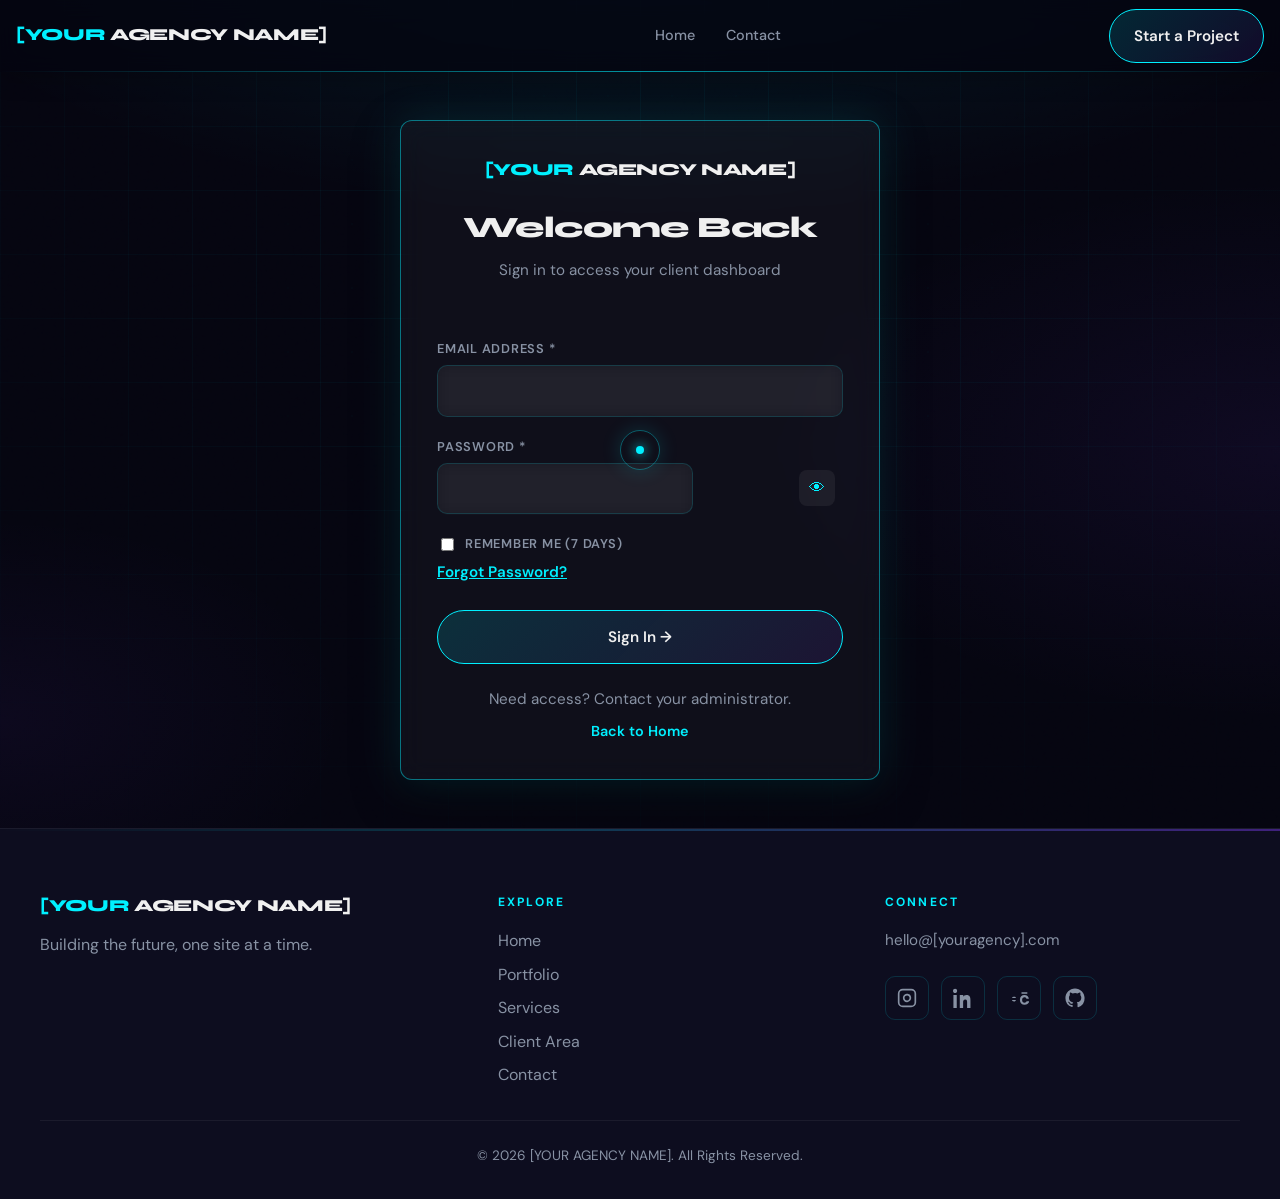
<file: admin.html>
<!DOCTYPE html>
<html lang="en">
  <head>
    <meta charset="utf-8" />
    <meta name="viewport" content="width=device-width, initial-scale=1" />
    <meta name="description" content="Admin Panel — [YOUR AGENCY NAME]" />
    <title>Admin Panel — [YOUR AGENCY NAME]</title>
    <link rel="icon" href="favicon.svg" type="image/svg+xml" />
    <link rel="preconnect" href="https://fonts.googleapis.com" />
    <link rel="preconnect" href="https://fonts.gstatic.com" crossorigin />
    <link
      href="https://fonts.googleapis.com/css2?family=DM+Sans:ital,opsz,wght@0,9..40,400;0,9..40,500;0,9..40,600;0,9..40,700&family=Syne:wght@400;500;600;700;800&display=swap"
      rel="stylesheet"
    />
    <link rel="stylesheet" href="style.css" />
  </head>
  <body class="page page--admin admin-page auth-pending" data-page="admin">
    <!-- Sync: session + admin role — keep in sync with auth.js getSession / user.role -->
    <script>
      (function () {
        try {
          var raw = localStorage.getItem("agency_session");
          if (!raw) {
            window.location.replace("login.html");
            return;
          }
          var s = JSON.parse(raw);
          if (!s || !s.userId || !s.expiresAt || Date.now() > new Date(s.expiresAt).getTime()) {
            localStorage.removeItem("agency_session");
            window.location.replace("login.html");
            return;
          }
          var users = JSON.parse(localStorage.getItem("agency_users") || "[]");
          var user = null;
          for (var i = 0; i < users.length; i++) {
            if (users[i].id === s.userId) {
              user = users[i];
              break;
            }
          }
          if (!user || user.role !== "admin") {
            window.location.replace("client-area.html");
            return;
          }
        } catch (e) {
          window.location.replace("login.html");
        }
      })();
    </script>

    <div class="page-bg" aria-hidden="true">
      <div class="page-bg__grid"></div>
      <div class="page-bg__dots"></div>
      <div class="page-bg__noise"></div>
    </div>

    <div class="custom-cursor" aria-hidden="true">
      <div class="custom-cursor__dot"></div>
      <div class="custom-cursor__ring"></div>
    </div>

    <header id="site-header" class="site-header"></header>

    <main id="main-content" class="admin-layout">
      <aside class="admin-sidebar" role="tablist" aria-label="Admin sections">
        <button type="button" class="admin-tab is-active" role="tab" aria-selected="true" data-admin-tab="overview">Overview</button>
        <button type="button" class="admin-tab" role="tab" aria-selected="false" data-admin-tab="users">Users</button>
        <button type="button" class="admin-tab" role="tab" aria-selected="false" data-admin-tab="projects">Projects</button>
        <button type="button" class="admin-tab" role="tab" aria-selected="false" data-admin-tab="messages">Messages</button>
        <button type="button" class="admin-tab" role="tab" aria-selected="false" data-admin-tab="settings">Settings</button>
      </aside>

      <div class="admin-panels">
        <section class="admin-panel glass glass--static" id="admin-panel-overview" data-admin-panel="overview">
          <h1 class="service-card__title" style="margin-top: 0">Overview</h1>
          <div class="admin-stat-grid" id="admin-overview-stats"></div>
          <h2 class="section__eyebrow" style="margin-top: 2rem">Recent registrations</h2>
          <div id="admin-recent-users" class="admin-table-wrap"></div>
          <h2 class="section__eyebrow" style="margin-top: 2rem">Recent activity</h2>
          <ul class="activity-list" id="admin-activity-feed"></ul>
        </section>

        <section class="admin-panel glass glass--static" id="admin-panel-users" data-admin-panel="users" hidden>
          <h1 class="service-card__title" style="margin-top: 0">Users</h1>
          <div style="display: flex; flex-wrap: wrap; gap: 0.75rem; margin: 1rem 0">
            <input type="search" id="admin-user-search" placeholder="Search name or email…" aria-label="Search users" style="flex: 1; min-width: 200px; padding: 0.65rem 1rem; border-radius: 10px; border: 1px solid var(--border); background: rgba(255,255,255,0.04); color: inherit" />
            <button type="button" class="btn btn--primary btn--magnetic" id="admin-add-user-toggle">Add User</button>
          </div>
          <div id="admin-users-table" class="admin-table-wrap"></div>
        </section>

        <section class="admin-panel glass glass--static" id="admin-panel-projects" data-admin-panel="projects" hidden>
          <h1 class="service-card__title" style="margin-top: 0">Projects</h1>
          <button type="button" class="btn btn--primary btn--magnetic" id="admin-add-project-toggle" style="margin: 1rem 0">Add Project</button>
          <div id="admin-add-project-form" class="glass glass--static" style="display: none; padding: 1rem; margin-bottom: 1rem">
            <form id="admin-project-form" class="note-form" style="margin: 0">
              <div class="field">
                <label for="ap-name">Project name</label>
                <input id="ap-name" required />
              </div>
              <div class="field">
                <label for="ap-client">Assign to user</label>
                <select id="ap-client"></select>
              </div>
              <div class="field">
                <label for="ap-status">Status</label>
                <select id="ap-status">
                  <option>In Progress</option>
                  <option>Review</option>
                  <option>Complete</option>
                  <option>On Hold</option>
                </select>
              </div>
              <button type="submit" class="btn btn--primary">Save project</button>
            </form>
          </div>
          <div id="admin-projects-table" class="admin-table-wrap"></div>
        </section>

        <section class="admin-panel glass glass--static" id="admin-panel-messages" data-admin-panel="messages" hidden>
          <h1 class="service-card__title" style="margin-top: 0">Messages</h1>
          <p class="section__lead">Contact form submissions stored in this browser.</p>
          <div id="admin-messages-list"></div>
        </section>

        <section class="admin-panel glass glass--static" id="admin-panel-settings" data-admin-panel="settings" hidden>
          <h1 class="service-card__title" style="margin-top: 0">Agency settings</h1>
          <form id="agency-settings-form" class="note-form glass glass--static" style="padding: 1.25rem">
            <div class="field">
              <label for="as-name">Agency name</label>
              <input id="as-name" />
            </div>
            <div class="field">
              <label for="as-email">Contact email</label>
              <input id="as-email" type="email" />
            </div>
            <div class="field">
              <label for="as-hours">Business hours</label>
              <input id="as-hours" />
            </div>
            <div class="field">
              <label for="as-social">Social links (one per line)</label>
              <textarea id="as-social" rows="4"></textarea>
            </div>
            <button type="submit" class="btn btn--primary btn--magnetic">Save settings</button>
          </form>
        </section>
      </div>
    </main>

    <div id="admin-add-user-modal" class="admin-add-user-modal" role="dialog" aria-modal="true" aria-labelledby="admin-add-user-title" hidden>
      <div class="admin-add-user-modal__backdrop" id="admin-add-user-modal-backdrop" aria-hidden="true"></div>
      <div class="admin-add-user-modal__card glass glass--static" id="admin-add-user-modal-card">
        <h2 id="admin-add-user-title" class="service-card__title" style="margin-top: 0">Add User</h2>
        <p class="section__lead" style="margin-bottom: 1rem">Create an employee or client account. Share the temporary password securely.</p>
        <form id="admin-create-user-form" class="note-form admin-add-user-form" novalidate>
          <div class="field">
            <label for="au-name">Full Name <span aria-hidden="true">*</span></label>
            <input id="au-name" name="au-name" type="text" autocomplete="name" required aria-required="true" />
            <span class="field__error" id="au-err-name" aria-live="polite"></span>
          </div>
          <div class="field">
            <label for="au-email">Email Address <span aria-hidden="true">*</span></label>
            <input id="au-email" name="au-email" type="email" autocomplete="email" required aria-required="true" />
            <span class="field__error" id="au-err-email" aria-live="polite"></span>
          </div>
          <div class="field">
            <label for="au-company">Company / Business Name</label>
            <input id="au-company" name="au-company" type="text" autocomplete="organization" />
          </div>
          <div class="field">
            <label for="au-phone">Phone Number</label>
            <input id="au-phone" name="au-phone" type="tel" autocomplete="tel" />
          </div>
          <div class="field">
            <label for="au-role">Role <span aria-hidden="true">*</span></label>
            <select id="au-role" name="au-role" required aria-required="true">
              <option value="client">Client</option>
              <option value="employee">Employee</option>
              <option value="admin">Admin</option>
            </select>
          </div>
          <div class="field">
            <label for="au-password">Temporary Password <span aria-hidden="true">*</span></label>
            <input id="au-password" name="au-password" type="password" autocomplete="new-password" minlength="8" required aria-required="true" />
            <span class="field__error" id="au-err-password" aria-live="polite"></span>
          </div>
          <div class="field">
            <label for="au-password2">Confirm Temporary Password <span aria-hidden="true">*</span></label>
            <input id="au-password2" name="au-password2" type="password" autocomplete="new-password" minlength="8" required aria-required="true" />
            <span class="field__error" id="au-err-password2" aria-live="polite"></span>
          </div>
          <div class="field field--row">
            <input id="au-force-pw" name="au-force-pw" type="checkbox" checked />
            <label for="au-force-pw">Force Password Change on First Login</label>
          </div>
          <div class="admin-add-user-modal__actions">
            <button type="button" class="btn btn--magnetic" id="admin-add-user-cancel">Cancel</button>
            <button type="submit" class="btn btn--primary btn--magnetic">Create Account</button>
          </div>
        </form>
      </div>
    </div>

    <div id="admin-modal" class="admin-modal" role="dialog" aria-modal="true" aria-labelledby="admin-modal-title" hidden>
      <div class="admin-modal__card">
        <h2 id="admin-modal-title" class="service-card__title" style="margin-top: 0">Confirm</h2>
        <p id="admin-modal-body" class="section__lead" style="margin-bottom: 1rem"></p>
        <div style="display: flex; gap: 0.75rem; justify-content: flex-end">
          <button type="button" class="btn btn--magnetic" id="admin-modal-cancel">Cancel</button>
          <button type="button" class="btn btn--primary" id="admin-modal-confirm">Confirm</button>
        </div>
      </div>
    </div>

    <footer id="site-footer" class="site-footer"></footer>

    <script src="auth.js"></script>
    <script src="components.js"></script>
    <script src="main.js"></script>
    <script src="admin.js"></script>
  </body>
</html>
</file>
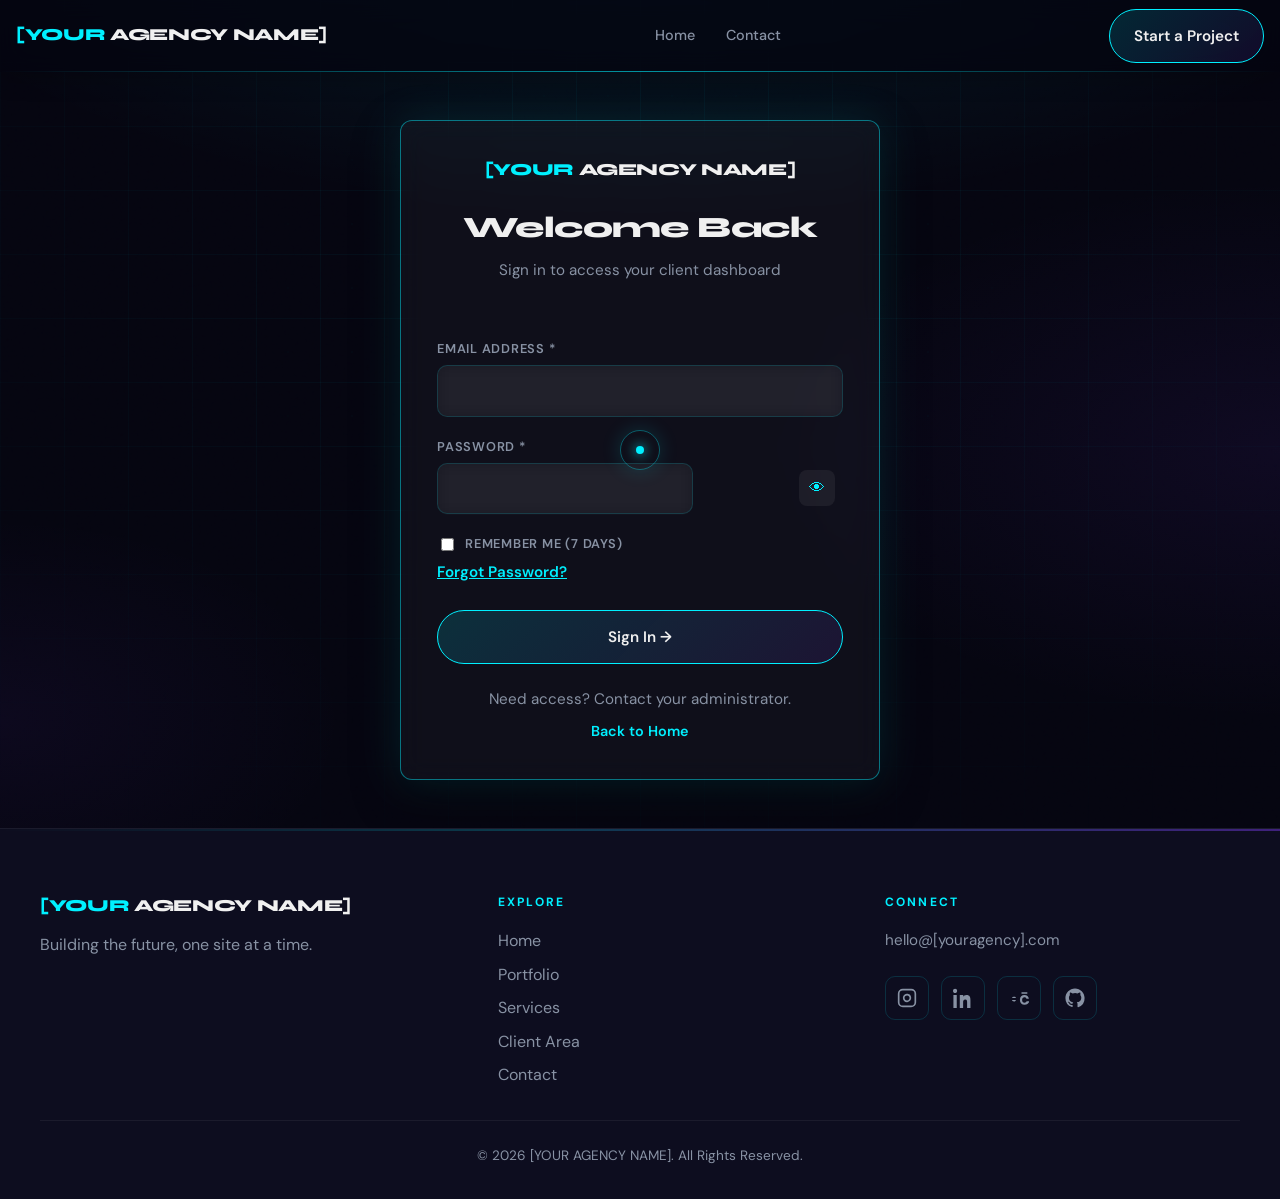
<file: client-area.html>
<!DOCTYPE html>
<html lang="en">
  <head>
    <meta charset="utf-8" />
    <meta name="viewport" content="width=device-width, initial-scale=1" />
    <meta name="description" content="Client Area — preview dashboard for [YOUR AGENCY NAME] clients." />
    <title>Client Area — [YOUR AGENCY NAME]</title>
    <link rel="icon" href="favicon.svg" type="image/svg+xml" />
    <link rel="preconnect" href="https://fonts.googleapis.com" />
    <link rel="preconnect" href="https://fonts.gstatic.com" crossorigin />
    <link
      href="https://fonts.googleapis.com/css2?family=DM+Sans:ital,opsz,wght@0,9..40,400;0,9..40,500;0,9..40,600;0,9..40,700&family=Syne:wght@400;500;600;700;800&display=swap"
      rel="stylesheet"
    />
    <link rel="stylesheet" href="style.css" />
  </head>
  <body class="page page--client-area auth-pending" data-page="client-area">
    <!-- Sync session guard — MUST match AgencyAuth.getSession() in auth.js (keys + expiry) -->
    <script>
      (function () {
        try {
          var raw = localStorage.getItem("agency_session");
          if (!raw) {
            window.location.replace("login.html");
            return;
          }
          var s = JSON.parse(raw);
          if (!s || !s.userId || !s.expiresAt || Date.now() > new Date(s.expiresAt).getTime()) {
            localStorage.removeItem("agency_session");
            window.location.replace("login.html");
            return;
          }
        } catch (e) {
          window.location.replace("login.html");
        }
      })();
    </script>
    <!-- BRAND_PLACEHOLDER: [YOUR AGENCY NAME] -->

    <div class="page-bg" aria-hidden="true">
      <div class="page-bg__grid"></div>
      <div class="page-bg__dots"></div>
      <div class="page-bg__noise"></div>
    </div>

    <div class="custom-cursor" aria-hidden="true">
      <div class="custom-cursor__dot"></div>
      <div class="custom-cursor__ring"></div>
    </div>

    <header id="site-header" class="site-header"></header>

    <main id="main-content">
      <section class="page-hero" aria-labelledby="client-title">
        <div class="container">
          <header class="reveal">
            <span class="section__eyebrow">Clients</span>
            <h1 id="client-title" class="section__title section__title--page">CLIENT AREA</h1>
            <p class="section__lead">Manage your projects, notes, and communication in one place.</p>
          </header>

          <div class="banner-info reveal" role="status">
            <svg width="24" height="24" viewBox="0 0 24 24" fill="none" stroke="currentColor" aria-hidden="true">
              <circle cx="12" cy="12" r="10" stroke-width="2" />
              <path d="M12 8v5M12 16h.01" stroke-width="2" stroke-linecap="round" />
            </svg>
            <p id="client-banner-text" style="margin: 0; color: var(--text-primary)">
              You are signed in. Your dashboard data is stored in this browser (localStorage) for preview only.
            </p>
          </div>

          <div class="dashboard reveal">
            <div class="dashboard__tabs" role="tablist" aria-label="Client dashboard sections">
              <button
                type="button"
                class="tab-btn is-active"
                role="tab"
                aria-selected="true"
                aria-controls="panel-dashboard"
                id="tab-dashboard"
                data-tab-target="dashboard"
              >
                Dashboard
              </button>
              <button
                type="button"
                class="tab-btn"
                role="tab"
                aria-selected="false"
                aria-controls="panel-projects"
                id="tab-projects"
                data-tab-target="projects"
              >
                My Projects
              </button>
              <button
                type="button"
                class="tab-btn"
                role="tab"
                aria-selected="false"
                aria-controls="panel-notes"
                id="tab-notes"
                data-tab-target="notes"
              >
                Notes
              </button>
              <button
                type="button"
                class="tab-btn"
                role="tab"
                aria-selected="false"
                aria-controls="panel-messages"
                id="tab-messages"
                data-tab-target="messages"
              >
                Messages
              </button>
              <button
                type="button"
                class="tab-btn"
                role="tab"
                aria-selected="false"
                aria-controls="panel-settings"
                id="tab-settings"
                data-tab-target="settings"
              >
                Settings
              </button>
            </div>

            <div class="dashboard__panels">
              <!-- Dashboard -->
              <div
                class="tab-panel is-active glass glass--static"
                role="tabpanel"
                id="panel-dashboard"
                aria-labelledby="tab-dashboard"
                data-tab-panel="dashboard"
              >
                <h2 class="service-card__title" style="margin-top: 0" id="dash-welcome-title">Welcome back</h2>
                <p class="section__lead" style="margin-bottom: 1.5rem" id="dash-welcome-lead">
                  Snapshot of your active workstreams with [YOUR AGENCY NAME].
                </p>
                <div class="stat-grid">
                  <article class="glass glass--static stat-card">
                    <p class="stat-card__value" id="stat-active">0</p>
                    <p class="stat-card__label">Active Projects</p>
                  </article>
                  <article class="glass glass--static stat-card">
                    <p class="stat-card__value" id="stat-pending">0</p>
                    <p class="stat-card__label">Pending Reviews</p>
                  </article>
                  <article class="glass glass--static stat-card">
                    <p class="stat-card__value" id="stat-unread">0</p>
                    <p class="stat-card__label">Unread Messages</p>
                  </article>
                </div>
                <h3 class="section__eyebrow" style="margin-top: 2rem; letter-spacing: 0.12em">Recent activity</h3>
                <ul class="activity-list" id="dash-activity">
                  <li>
                    <span>No recent activity yet.</span>
                    <time>—</time>
                  </li>
                </ul>
              </div>

              <!-- Projects -->
              <div
                class="tab-panel glass glass--static"
                role="tabpanel"
                id="panel-projects"
                aria-labelledby="tab-projects"
                data-tab-panel="projects"
                hidden
              >
                <h2 class="service-card__title" style="margin-top: 0">My Projects</h2>
                <div id="projects-grid" style="display: grid; gap: 1rem; margin-top: 1rem"></div>
              </div>

              <!-- Notes -->
              <div
                class="tab-panel glass glass--static"
                role="tabpanel"
                id="panel-notes"
                aria-labelledby="tab-notes"
                data-tab-panel="notes"
                hidden
              >
                <h2 class="service-card__title" style="margin-top: 0">Notes</h2>
                <p class="section__lead">Saved to your account in this browser (localStorage).</p>
                <form id="note-form" class="note-form glass glass--static">
                  <div class="field">
                    <label for="note-title">Note title</label>
                    <input id="note-title" name="note-title" type="text" autocomplete="off" placeholder="[TITLE]" />
                    <span class="field__error" id="note-err-title" aria-live="polite"></span>
                  </div>
                  <div class="field">
                    <label for="note-body">Note body</label>
                    <textarea id="note-body" name="note-body" rows="4" placeholder="[NOTE CONTENT]"></textarea>
                    <span class="field__error" id="note-err-body" aria-live="polite"></span>
                  </div>
                  <button type="submit" class="btn btn--primary btn--magnetic">Add Note</button>
                </form>
                <div class="notes-layout">
                  <div id="notes-list" class="notes-list" aria-label="Saved notes"></div>
                  <div id="note-detail" class="note-editor glass glass--static">
                    <p class="note-editor__placeholder">Select a note to read it here.</p>
                  </div>
                </div>
              </div>

              <!-- Messages -->
              <div
                class="tab-panel glass glass--static"
                role="tabpanel"
                id="panel-messages"
                aria-labelledby="tab-messages"
                data-tab-panel="messages"
                hidden
              >
                <h2 class="service-card__title" style="margin-top: 0">Messages</h2>
                <p class="section__lead">Your conversation thread (stored on this device).</p>
                <div id="chat-thread" class="chat" aria-label="Messages thread"></div>
                <form id="chat-form" class="chat-form">
                  <label class="visually-hidden" for="chat-input">Message</label>
                  <input id="chat-input" type="text" placeholder="[TYPE A MESSAGE]" autocomplete="off" />
                  <button type="submit" class="btn btn--primary btn--magnetic">Send</button>
                </form>
              </div>

              <!-- Settings -->
              <div
                class="tab-panel glass glass--static"
                role="tabpanel"
                id="panel-settings"
                aria-labelledby="tab-settings"
                data-tab-panel="settings"
                hidden
              >
                <h2 class="service-card__title" style="margin-top: 0">Settings</h2>
                <p class="section__lead">Update your profile. Email cannot be changed here.</p>
                <form id="settings-form" class="glass glass--static" style="padding: 1.25rem; display: grid; gap: 1rem">
                  <div class="field">
                    <label for="set-name">Full Name</label>
                    <input id="set-name" type="text" autocomplete="name" />
                  </div>
                  <div class="field">
                    <label for="set-email">Email</label>
                    <input id="set-email" type="email" autocomplete="email" readonly aria-readonly="true" />
                  </div>
                  <div class="field">
                    <label for="set-company">Company</label>
                    <input id="set-company" type="text" autocomplete="organization" />
                  </div>
                  <div class="field">
                    <label for="set-phone">Phone</label>
                    <input id="set-phone" type="tel" autocomplete="tel" />
                  </div>
                  <div class="field">
                    <label for="set-contact">Preferred contact method</label>
                    <select id="set-contact">
                      <option>Email</option>
                      <option>Phone</option>
                      <option>Slack / Chat</option>
                    </select>
                  </div>
                  <div class="settings-password-block">
                    <h3>Change password</h3>
                    <div class="field">
                      <label for="set-current-password">Current password</label>
                      <input id="set-current-password" type="password" autocomplete="current-password" />
                    </div>
                    <div class="field">
                      <label for="set-new-password">New password</label>
                      <input id="set-new-password" type="password" autocomplete="new-password" minlength="8" />
                    </div>
                    <div class="field">
                      <label for="set-new-password2">Confirm new password</label>
                      <input id="set-new-password2" type="password" autocomplete="new-password" minlength="8" />
                    </div>
                    <p class="note-editor__placeholder" style="margin: 0">Leave password fields blank to keep your current password.</p>
                  </div>
                  <button type="submit" class="btn btn--primary btn--magnetic">Save Changes</button>
                </form>
              </div>
            </div>
          </div>
        </div>
      </section>
    </main>

    <div
      id="agency-force-password-overlay"
      class="agency-force-password-overlay"
      role="dialog"
      aria-modal="true"
      aria-labelledby="agency-fp-heading"
      aria-hidden="true"
    >
      <div class="agency-force-password-overlay__inner glass glass--static auth-card" id="agency-fp-card">
        <div class="register-access-denied__icon" style="margin-bottom: 0.25rem" aria-hidden="true">
          <svg class="agency-fp-lock" width="48" height="48" viewBox="0 0 24 24" fill="none" xmlns="http://www.w3.org/2000/svg">
            <path
              d="M7 11V8a5 5 0 0 1 10 0v3"
              stroke="var(--accent-cyan, #22d3ee)"
              stroke-width="2"
              stroke-linecap="round"
            />
            <rect x="5" y="11" width="14" height="11" rx="2" stroke="currentColor" stroke-width="2" class="agency-fp-lock__body" />
            <circle cx="12" cy="16.5" r="1.25" fill="currentColor" class="agency-fp-lock__dot" />
          </svg>
        </div>
        <h2 id="agency-fp-heading" class="auth-card__title" style="margin-top: 0">Set Your New Password</h2>
        <p class="auth-card__lead">
          Your administrator set a temporary password for you. Please create a new password before continuing.
        </p>
        <form id="agency-fp-form" novalidate>
          <div class="field">
            <label for="agency-fp-new">New Password <span aria-hidden="true">*</span></label>
            <input id="agency-fp-new" type="password" autocomplete="new-password" minlength="8" required aria-required="true" />
            <div class="pw-strength" aria-hidden="true">
              <div class="pw-strength__bar" id="agency-fp-bar"></div>
            </div>
            <p class="pw-strength__label" id="agency-fp-label" aria-live="polite"></p>
            <span class="field__error" id="agency-fp-err-new" aria-live="polite"></span>
          </div>
          <div class="field">
            <label for="agency-fp-new2">Confirm New Password <span aria-hidden="true">*</span></label>
            <input id="agency-fp-new2" type="password" autocomplete="new-password" minlength="8" required aria-required="true" />
            <span class="field__error" id="agency-fp-err-new2" aria-live="polite"></span>
          </div>
          <button type="submit" class="btn btn--primary btn--glow btn--magnetic" style="width: 100%; margin-top: 0.75rem">Set Password &amp; Continue →</button>
        </form>
      </div>
    </div>

    <footer id="site-footer" class="site-footer"></footer>

    <script src="auth.js"></script>
    <script src="components.js"></script>
    <script src="dashboard.js"></script>
    <script>
      (function () {
        "use strict";
        function pwStrength(p) {
          var score = 0;
          if ((p || "").length >= 8) {
            score++;
          }
          if (/[A-Z]/.test(p)) {
            score++;
          }
          if (/[0-9]/.test(p)) {
            score++;
          }
          if (/[^A-Za-z0-9]/.test(p)) {
            score++;
          }
          if (score <= 1) {
            return { cls: "pw-strength__bar--weak", label: "Weak" };
          }
          if (score <= 3) {
            return { cls: "pw-strength__bar--fair", label: "Fair" };
          }
          return { cls: "pw-strength__bar--strong", label: "Strong" };
        }
        function setFpErr(id, msg) {
          var el = document.getElementById(id);
          if (el) {
            el.textContent = msg || "";
          }
          var wrap = el && el.closest && el.closest(".field");
          if (wrap) {
            wrap.classList.toggle("field--error", !!msg);
          }
        }
        function clearFpErrs() {
          setFpErr("agency-fp-err-new", "");
          setFpErr("agency-fp-err-new2", "");
        }
        var u = window.AgencyAuth && AgencyAuth.getCurrentUser();
        if (!u || !u.forcePasswordChange) {
          return;
        }
        var overlay = document.getElementById("agency-force-password-overlay");
        var card = document.getElementById("agency-fp-card");
        var form = document.getElementById("agency-fp-form");
        var inpNew = document.getElementById("agency-fp-new");
        var inpNew2 = document.getElementById("agency-fp-new2");
        var bar = document.getElementById("agency-fp-bar");
        var label = document.getElementById("agency-fp-label");
        if (!overlay || !form || !inpNew) {
          return;
        }
        function onEscapeBlock(ev) {
          if (ev.key === "Escape") {
            ev.preventDefault();
            ev.stopPropagation();
          }
        }
        document.addEventListener("keydown", onEscapeBlock, true);
        overlay.classList.add("is-open");
        overlay.setAttribute("aria-hidden", "false");
        if (inpNew && bar && label) {
          inpNew.addEventListener("input", function () {
            bar.className = "pw-strength__bar " + pwStrength(inpNew.value).cls;
            label.textContent = inpNew.value ? pwStrength(inpNew.value).label : "";
          });
        }
        form.addEventListener("submit", function (e) {
          e.preventDefault();
          clearFpErrs();
          if (card) {
            card.classList.remove("auth-card--shake");
          }
          var p1 = (inpNew && inpNew.value) || "";
          var p2 = (inpNew2 && inpNew2.value) || "";
          var ok = true;
          if (p1.length < 8) {
            setFpErr("agency-fp-err-new", "Password must be at least 8 characters.");
            ok = false;
          }
          if (p1 !== p2) {
            setFpErr("agency-fp-err-new2", "Passwords do not match.");
            ok = false;
          }
          if (!ok) {
            if (card) {
              card.classList.add("auth-card--shake");
            }
            return;
          }
          AgencyAuth.hashPassword(p1).then(function (h) {
            AgencyAuth.updateUser(u.id, { password: h, forcePasswordChange: false });
            document.removeEventListener("keydown", onEscapeBlock, true);
            overlay.classList.remove("is-open");
            overlay.setAttribute("aria-hidden", "true");
            AgencyAuth.showToast("Password updated successfully. Welcome!", "success");
            AgencyAuth.revealAuthPendingBody();
          });
        });
      })();
    </script>
  </body>
</html>
</file>
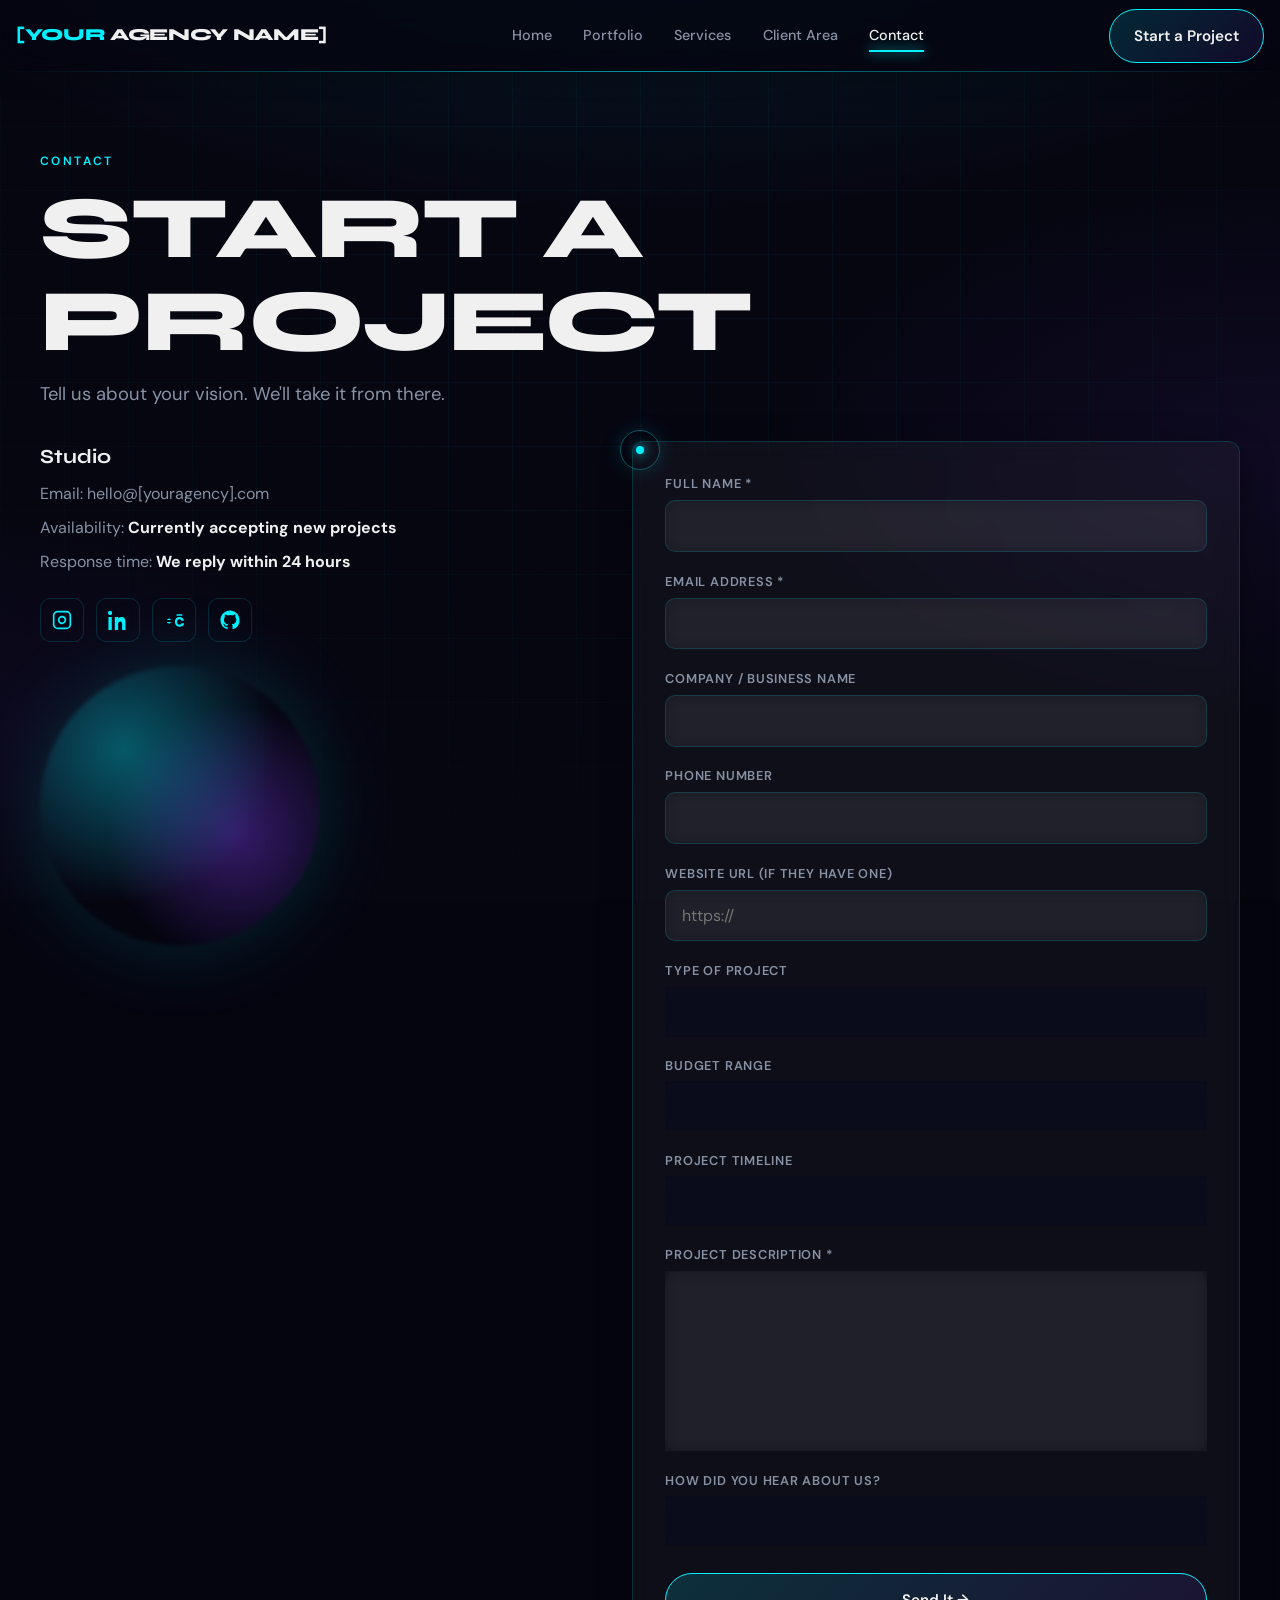
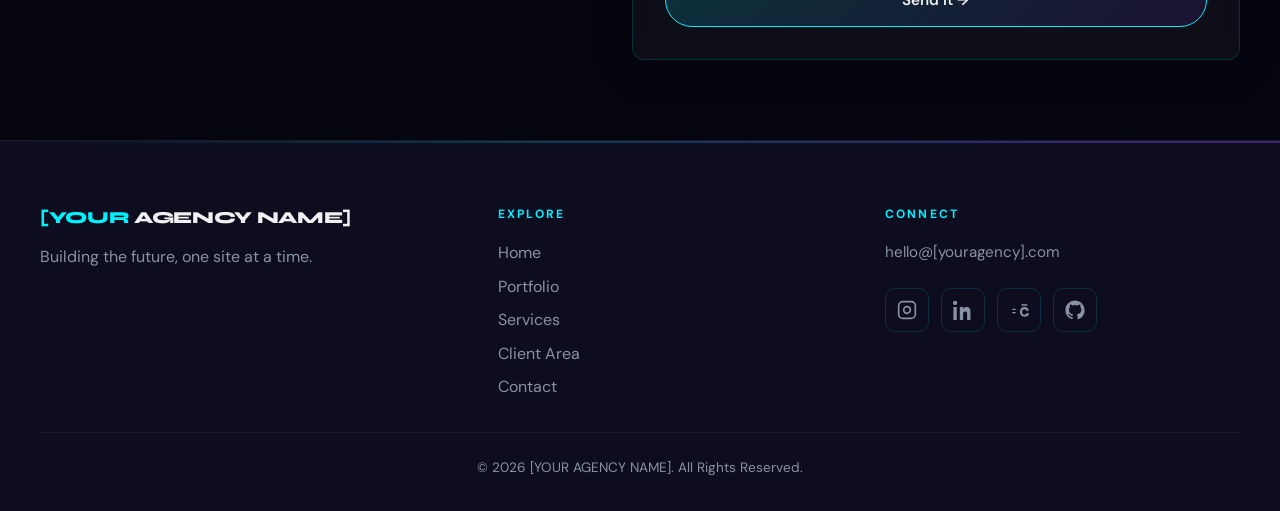
<file: contact.html>
<!DOCTYPE html>
<html lang="en">
  <head>
    <meta charset="utf-8" />
    <meta name="viewport" content="width=device-width, initial-scale=1" />
    <meta name="description" content="Contact [YOUR AGENCY NAME] — start a project." />
    <title>Contact — [YOUR AGENCY NAME]</title>
    <link rel="icon" href="favicon.svg" type="image/svg+xml" />
    <link rel="preconnect" href="https://fonts.googleapis.com" />
    <link rel="preconnect" href="https://fonts.gstatic.com" crossorigin />
    <link
      href="https://fonts.googleapis.com/css2?family=DM+Sans:ital,opsz,wght@0,9..40,400;0,9..40,500;0,9..40,600;0,9..40,700&family=Syne:wght@400;500;600;700;800&display=swap"
      rel="stylesheet"
    />
    <link rel="stylesheet" href="style.css" />
  </head>
  <body class="page page--contact" data-page="contact">
    <!-- BRAND_PLACEHOLDER: [YOUR AGENCY NAME] -->

    <div class="page-bg" aria-hidden="true">
      <div class="page-bg__grid"></div>
      <div class="page-bg__dots"></div>
      <div class="page-bg__noise"></div>
    </div>

    <div class="custom-cursor" aria-hidden="true">
      <div class="custom-cursor__dot"></div>
      <div class="custom-cursor__ring"></div>
    </div>

    <header id="site-header" class="site-header"></header>

    <main id="main-content">
      <section class="page-hero" aria-labelledby="contact-title">
        <div class="container">
          <header class="reveal">
            <span class="section__eyebrow">Contact</span>
            <h1 id="contact-title" class="section__title section__title--page">START A PROJECT</h1>
            <p class="section__lead">Tell us about your vision. We'll take it from there.</p>
          </header>

          <div class="contact-split reveal" style="margin-top: 2rem">
            <aside class="contact-aside" aria-label="Studio information">
              <h2 class="service-card__title" style="margin-top: 0">Studio</h2>
              <p style="color: var(--text-secondary); margin: 0 0 0.5rem">
                Email:
                <a href="mailto:hello@[youragency].com">hello@[youragency].com</a>
              </p>
              <p style="color: var(--text-secondary); margin: 0 0 0.5rem">
                Availability: <strong style="color: var(--text-primary)">Currently accepting new projects</strong>
              </p>
              <p style="color: var(--text-secondary); margin: 0 0 1rem">
                Response time: <strong style="color: var(--text-primary)">We reply within 24 hours</strong>
              </p>
              <div class="social-row" role="list">
                <a href="https://instagram.com/" target="_blank" rel="noopener noreferrer" aria-label="Instagram (placeholder)">
                  <svg width="20" height="20" viewBox="0 0 24 24" fill="none" stroke="currentColor" stroke-width="2" aria-hidden="true">
                    <rect x="2" y="2" width="20" height="20" rx="5" />
                    <path d="M16 11.37A4 4 0 1 1 12.63 8 4 4 0 0 1 16 11.37z" />
                    <line x1="17.5" y1="6.5" x2="17.51" y2="6.5" />
                  </svg>
                </a>
                <a href="https://linkedin.com/" target="_blank" rel="noopener noreferrer" aria-label="LinkedIn (placeholder)">
                  <svg width="20" height="20" viewBox="0 0 24 24" fill="currentColor" aria-hidden="true">
                    <path
                      d="M4.98 3.5C4.98 4.88 3.86 6 2.5 6S0 4.88 0 3.5 1.12 1 2.5 1 4.98 2.12 4.98 3.5zM.5 8.5h4V24h-4V8.5zM8.5 8.5h3.8v2.05h.05c.53-1 1.84-2.05 3.78-2.05 4.05 0 4.8 2.67 4.8 6.13V24h-4v-6.7c0-1.6 0-3.65-2.22-3.65-2.22 0-2.56 1.74-2.56 3.53V24h-4V8.5z"
                    />
                  </svg>
                </a>
                <a href="https://behance.net/" target="_blank" rel="noopener noreferrer" aria-label="Behance (placeholder)">
                  <svg width="20" height="20" viewBox="0 0 24 24" fill="currentColor" aria-hidden="true">
                    <path
                      d="M22 7h-7V5h7v2zm1.726 10c-.442 1.297-2.029 3-5.101 3-3.074 0-5.564-1.729-5.564-5.675 0-3.91 2.325-5.92 5.466-5.92 3.082 0 4.964 1.782 5.327 4.5h-3.01c-.224-.944-.924-1.657-2.292-1.657-1.687 0-2.813 1.118-2.813 3.13 0 2.05 1.123 3.222 2.813 3.222 1.365 0 2.19-.556 2.61-1.657H24v2.657zM6.513 10.5c.96 0 1.622.556 1.858 1.35H3.62c.26-.9.9-1.35 1.893-1.35zM3.62 14.25h4.75c-.24 1.05-1.01 1.8-2.38 1.8-1.55 0-2.55-1.05-2.37-1.8z"
                    />
                  </svg>
                </a>
                <a href="https://github.com/" target="_blank" rel="noopener noreferrer" aria-label="GitHub (placeholder)">
                  <svg width="20" height="20" viewBox="0 0 24 24" fill="currentColor" aria-hidden="true">
                    <path
                      d="M12 .5C5.65.5.5 5.65.5 12a11.5 11.5 0 0 0 7.86 10.9c.57.1.78-.25.78-.55 0-.27-.01-1.13-.01-2.05-3.19.69-3.86-1.37-3.86-1.37-.52-1.33-1.28-1.68-1.28-1.68-1.05-.72.08-.71.08-.71 1.16.08 1.77 1.2 1.77 1.2 1.03 1.77 2.72 1.26 3.38.96.1-.75.41-1.26.74-1.55-2.55-.29-5.23-1.28-5.23-5.7 0-1.26.45-2.29 1.2-3.09-.12-.29-.52-1.47.11-3.06 0 0 .98-.31 3.2 1.18a11.1 11.1 0 0 1 5.8 0c2.22-1.49 3.19-1.18 3.19-1.18.63 1.59.23 2.77.11 3.06.75.8 1.2 1.83 1.2 3.09 0 4.43-2.69 5.4-5.26 5.68.41.36.78 1.08.78 2.18 0 1.57-.01 2.84-.01 3.23 0 .31.21.66.79.55A11.5 11.5 0 0 0 23.5 12C23.5 5.65 18.35.5 12 .5z"
                    />
                  </svg>
                </a>
              </div>
              <div class="contact-aside__orb" aria-hidden="true"></div>
            </aside>

            <div class="glass glass--static" style="padding: clamp(1.25rem, 3vw, 2rem)">
              <div id="contact-form-wrap" class="form-wrap">
                <h2 class="visually-hidden">Project inquiry form</h2>
                <form id="contact-form" novalidate>
                  <div class="field">
                    <label for="cf-name">Full Name <span aria-hidden="true">*</span></label>
                    <input id="cf-name" name="name" type="text" autocomplete="name" required />
                    <span class="field__error" id="err-name" aria-live="polite"></span>
                  </div>
                  <div class="field">
                    <label for="cf-email">Email Address <span aria-hidden="true">*</span></label>
                    <input id="cf-email" name="email" type="email" autocomplete="email" required />
                    <span class="field__error" id="err-email" aria-live="polite"></span>
                  </div>
                  <div class="field">
                    <label for="cf-company">Company / Business Name</label>
                    <input id="cf-company" name="company" type="text" autocomplete="organization" />
                    <span class="field__error" aria-live="polite"></span>
                  </div>
                  <div class="field">
                    <label for="cf-phone">Phone Number</label>
                    <input id="cf-phone" name="phone" type="tel" autocomplete="tel" />
                    <span class="field__error" aria-live="polite"></span>
                  </div>
                  <div class="field">
                    <label for="cf-url">Website URL (if they have one)</label>
                    <input id="cf-url" name="url" type="url" inputmode="url" placeholder="https://" autocomplete="url" />
                    <span class="field__error" aria-live="polite"></span>
                  </div>
                  <div class="field">
                    <label for="cf-type">Type of Project</label>
                    <select id="cf-type" name="projectType">
                      <option>New Website</option>
                      <option>Redesign</option>
                      <option>E-Commerce</option>
                      <option>Landing Page</option>
                      <option>Maintenance</option>
                      <option>Other</option>
                    </select>
                    <span class="field__error" aria-live="polite"></span>
                  </div>
                  <div class="field">
                    <label for="cf-budget">Budget Range</label>
                    <select id="cf-budget" name="budget">
                      <option>Under $500</option>
                      <option>$500–$1,500</option>
                      <option>$1,500–$5,000</option>
                      <option>$5,000+</option>
                      <option>Not Sure</option>
                    </select>
                    <span class="field__error" aria-live="polite"></span>
                  </div>
                  <div class="field">
                    <label for="cf-timeline">Project Timeline</label>
                    <select id="cf-timeline" name="timeline">
                      <option>ASAP</option>
                      <option>1 Month</option>
                      <option>2–3 Months</option>
                      <option>Flexible</option>
                    </select>
                    <span class="field__error" aria-live="polite"></span>
                  </div>
                  <div class="field">
                    <label for="cf-description">Project Description <span aria-hidden="true">*</span></label>
                    <textarea
                      id="cf-description"
                      name="description"
                      rows="6"
                      required
                      minlength="20"
                      placeholder="Tell us about your business, goals, and what you're looking for..."
                    ></textarea>
                    <span class="field__error" id="err-desc" aria-live="polite"></span>
                  </div>
                  <div class="field">
                    <label for="cf-hear">How did you hear about us?</label>
                    <select id="cf-hear" name="hear">
                      <option>Google</option>
                      <option>Referral</option>
                      <option>Social Media</option>
                      <option>Saw Your Work</option>
                      <option>Other</option>
                    </select>
                    <span class="field__error" aria-live="polite"></span>
                  </div>
                  <button type="submit" class="btn btn--primary btn--magnetic btn--glow" style="width: 100%; margin-top: 0.5rem">
                    Send It →
                  </button>
                </form>
              </div>

              <div
                id="contact-success"
                class="form-success"
                role="region"
                aria-label="Submission confirmation"
                tabindex="-1"
              >
                <svg class="form-success__icon" viewBox="0 0 64 64" fill="none" aria-hidden="true">
                  <circle cx="32" cy="32" r="30" stroke="currentColor" stroke-width="2" opacity="0.35" />
                  <path d="M18 34l10 10 18-22" stroke="currentColor" stroke-width="3" stroke-linecap="round" stroke-linejoin="round" />
                </svg>
                <h2 class="section__title" style="font-size: clamp(2rem, 5vw, 3rem); margin-bottom: 0.75rem">Message Received.</h2>
                <p class="section__lead" style="margin: 0 auto 1.5rem; max-width: 40ch">
                  We'll be in touch within 24 hours. Get ready to build something great.
                </p>
                <a class="btn btn--primary btn--magnetic" href="index.html">Back to Home</a>
              </div>
            </div>
          </div>
        </div>
      </section>
    </main>

    <footer id="site-footer" class="site-footer"></footer>

    <script src="components.js"></script>
    <script src="main.js"></script>
  </body>
</html>
</file>
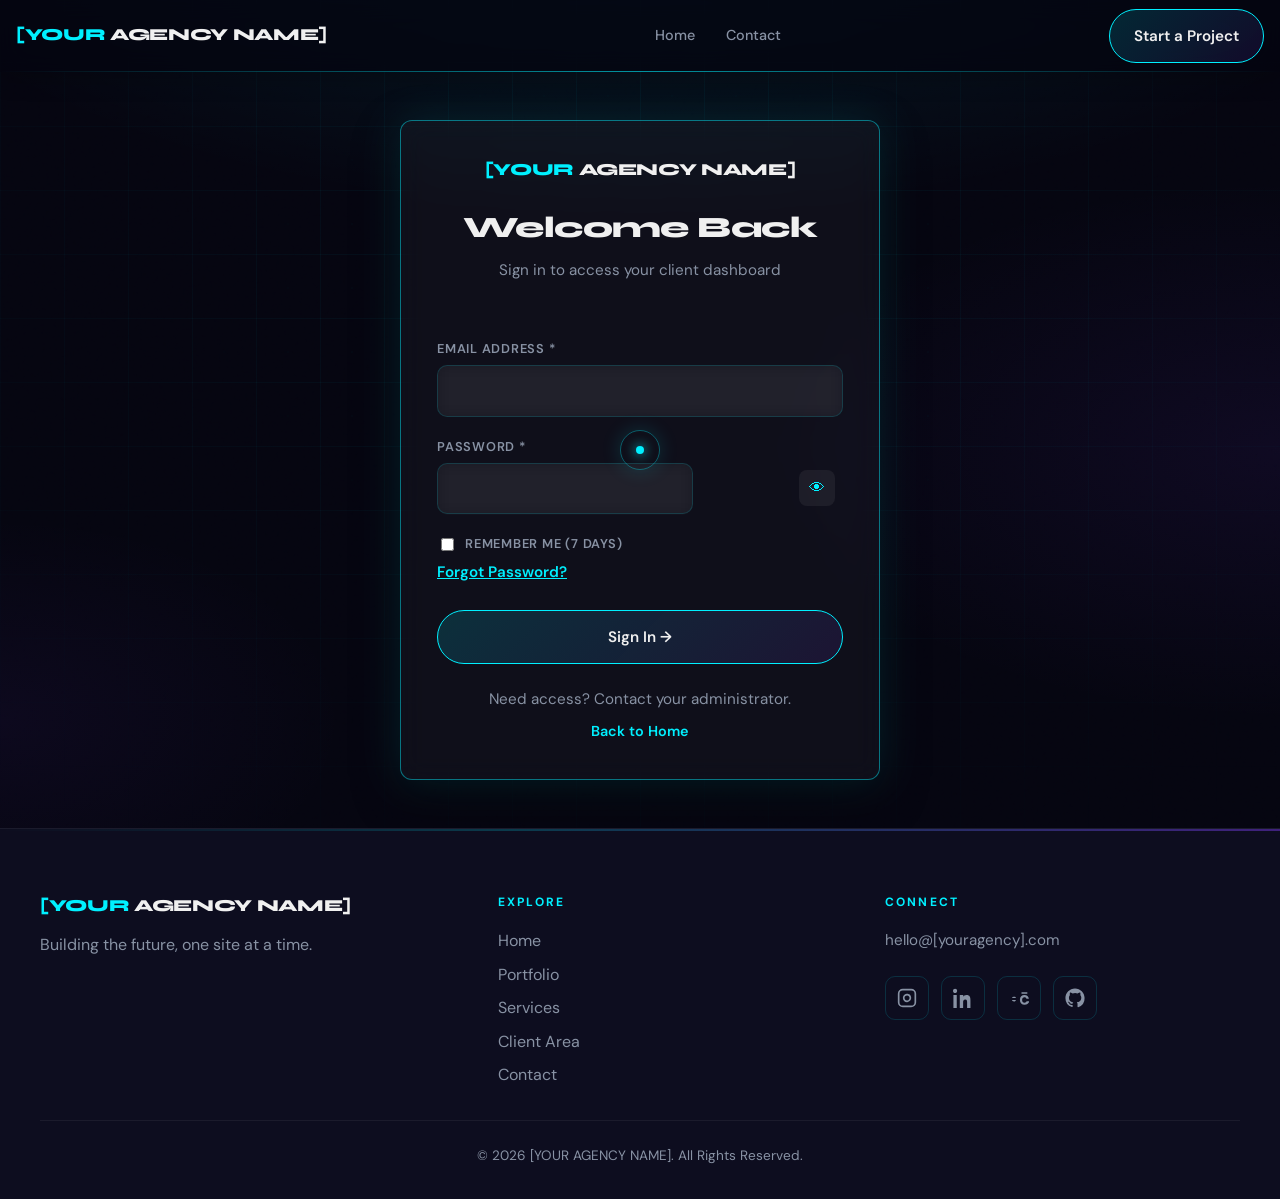
<file: login.html>
<!DOCTYPE html>
<html lang="en">
  <head>
    <meta charset="utf-8" />
    <meta name="viewport" content="width=device-width, initial-scale=1" />
    <meta name="description" content="Sign in — [YOUR AGENCY NAME] client area." />
    <title>Sign In — [YOUR AGENCY NAME]</title>
    <link rel="icon" href="favicon.svg" type="image/svg+xml" />
    <link rel="preconnect" href="https://fonts.googleapis.com" />
    <link rel="preconnect" href="https://fonts.gstatic.com" crossorigin />
    <link
      href="https://fonts.googleapis.com/css2?family=DM+Sans:ital,opsz,wght@0,9..40,400;0,9..40,500;0,9..40,600;0,9..40,700&family=Syne:wght@400;500;600;700;800&display=swap"
      rel="stylesheet"
    />
    <link rel="stylesheet" href="style.css" />
  </head>
  <body class="page page--login auth-page" data-page="login">
    <div class="page-bg" aria-hidden="true">
      <div class="page-bg__grid"></div>
      <div class="page-bg__dots"></div>
      <div class="page-bg__noise"></div>
    </div>

    <div class="custom-cursor" aria-hidden="true">
      <div class="custom-cursor__dot"></div>
      <div class="custom-cursor__ring"></div>
    </div>

    <header id="site-header" class="site-header"></header>

    <main id="main-content" class="auth-page__main">
      <div class="auth-card" id="login-card" aria-labelledby="login-heading">
        <div class="auth-card__logo">
          <a href="index.html" class="logo" aria-label="[YOUR AGENCY NAME] home">
            <span class="logo__accent">[YOUR</span><span class="logo__rest"> AGENCY NAME]</span>
          </a>
        </div>
        <h1 id="login-heading" class="auth-card__title">Welcome Back</h1>
        <p class="auth-card__lead">Sign in to access your client dashboard</p>
        <p class="auth-card__error" id="login-form-error" role="alert"></p>
        <form id="login-form" novalidate>
          <div class="field">
            <label for="login-email">Email Address <span aria-hidden="true">*</span></label>
            <input id="login-email" name="email" type="email" autocomplete="email" required aria-required="true" />
            <span class="field__error" id="login-err-email" aria-live="polite"></span>
          </div>
          <div class="field">
            <label for="login-password">Password <span aria-hidden="true">*</span></label>
            <div class="password-field">
              <input
                id="login-password"
                name="password"
                type="password"
                autocomplete="current-password"
                required
                aria-required="true"
                minlength="8"
              />
              <button type="button" class="password-toggle" id="login-toggle-pw" aria-label="Show password" aria-pressed="false">
                <span aria-hidden="true">👁</span>
              </button>
            </div>
            <span class="field__error" id="login-err-password" aria-live="polite"></span>
          </div>
          <div class="field field--row">
            <input id="login-remember" name="remember" type="checkbox" />
            <label for="login-remember">Remember me (7 days)</label>
          </div>
          <p class="auth-forgot-msg" id="login-forgot-msg" role="status">
            Please contact us at hello@[youragency].com to reset your password.
          </p>
          <p style="margin: 0 0 1rem">
            <button type="button" class="btn" id="login-forgot-btn" style="padding: 0.35rem 0; border: none; background: none; color: var(--accent-cyan); font-weight: 600; cursor: pointer; text-decoration: underline">
              Forgot Password?
            </button>
          </p>
          <button type="submit" class="btn btn--primary btn--glow btn--magnetic" style="width: 100%; margin-top: 0.25rem">Sign In →</button>
        </form>
        <div class="auth-card__footer">
          <p class="auth-card__admin-note">Need access? Contact your administrator.</p>
          <p style="margin: 0"><a href="index.html">Back to Home</a></p>
        </div>
      </div>
    </main>

    <footer id="site-footer" class="site-footer"></footer>

    <script src="auth.js"></script>
    <script src="components.js"></script>
    <script src="main.js"></script>
    <script>
      (function () {
        "use strict";
        if (window.AgencyAuth && AgencyAuth.redirectIfAuthenticated()) {
          return;
        }
        var form = document.getElementById("login-form");
        var card = document.getElementById("login-card");
        var errBox = document.getElementById("login-form-error");
        var email = document.getElementById("login-email");
        var password = document.getElementById("login-password");
        var remember = document.getElementById("login-remember");
        var forgotBtn = document.getElementById("login-forgot-btn");
        var forgotMsg = document.getElementById("login-forgot-msg");
        var togglePw = document.getElementById("login-toggle-pw");

        function setFieldErr(id, msg) {
          var el = document.getElementById(id);
          if (el) {
            el.textContent = msg || "";
          }
          var wrap = el && el.closest && el.closest(".field");
          if (wrap) {
            wrap.classList.toggle("field--error", !!msg);
          }
        }

        function validateEmail(v) {
          return /^[^\s@]+@[^\s@]+\.[^\s@]+$/.test(v || "");
        }

        if (togglePw && password) {
          togglePw.addEventListener("click", function () {
            var show = password.type === "password";
            password.type = show ? "text" : "password";
            togglePw.setAttribute("aria-label", show ? "Hide password" : "Show password");
            togglePw.setAttribute("aria-pressed", show ? "true" : "false");
          });
        }

        if (forgotBtn && forgotMsg) {
          forgotBtn.addEventListener("click", function () {
            forgotMsg.classList.toggle("is-visible");
          });
        }

        if (form) {
          form.addEventListener("submit", function (e) {
            e.preventDefault();
            errBox.textContent = "";
            setFieldErr("login-err-email", "");
            setFieldErr("login-err-password", "");
            card.classList.remove("auth-card--shake");
            var ok = true;
            var em = (email && email.value.trim()) || "";
            var pw = (password && password.value) || "";
            if (!validateEmail(em)) {
              setFieldErr("login-err-email", "Enter a valid email address.");
              ok = false;
            }
            if (!pw || pw.length < 8) {
              setFieldErr("login-err-password", "Password must be at least 8 characters.");
              ok = false;
            }
            if (!ok) {
              card.classList.add("auth-card--shake");
              return;
            }
            AgencyAuth.loginUser(em, pw, remember && remember.checked).then(function (res) {
              if (res.success) {
                var name = (res.user && res.user.name) || "there";
                AgencyAuth.showToast("Welcome back, " + name + "!", "success");
                setTimeout(function () {
                  window.location.href = "client-area.html";
                }, 800);
              } else {
                errBox.textContent = res.error || "Invalid email or password. Please try again.";
                card.classList.add("auth-card--shake");
              }
            });
          });
        }
      })();
    </script>
  </body>
</html>
</file>
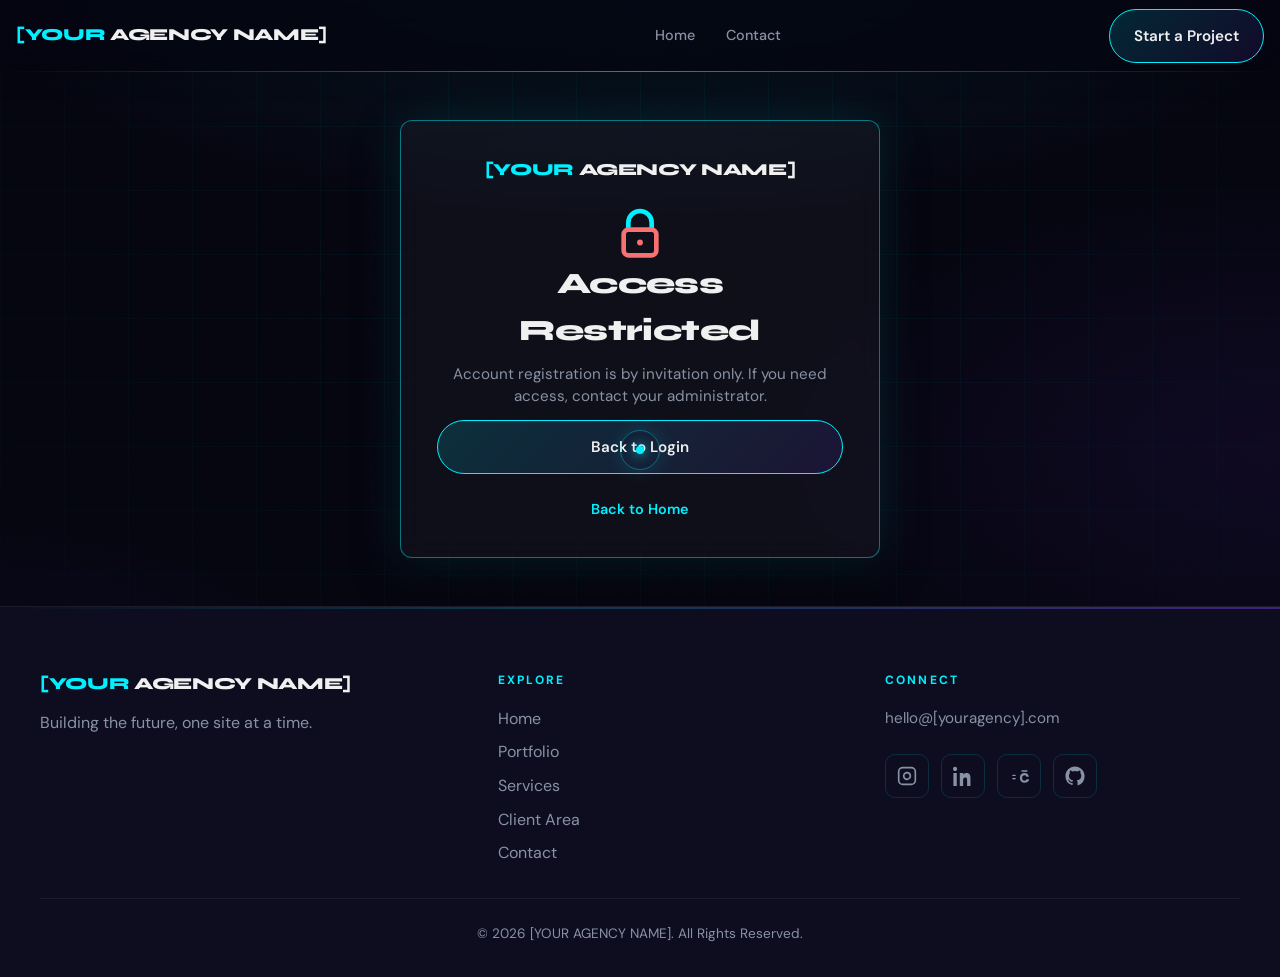
<file: register.html>
<!DOCTYPE html>
<html lang="en">
  <head>
    <meta charset="utf-8" />
    <meta name="viewport" content="width=device-width, initial-scale=1" />
    <meta name="description" content="Registration is not available — [YOUR AGENCY NAME] client area." />
    <title>Access Restricted — [YOUR AGENCY NAME]</title>
    <link rel="icon" href="favicon.svg" type="image/svg+xml" />
    <link rel="preconnect" href="https://fonts.googleapis.com" />
    <link rel="preconnect" href="https://fonts.gstatic.com" crossorigin />
    <link
      href="https://fonts.googleapis.com/css2?family=DM+Sans:ital,opsz,wght@0,9..40,400;0,9..40,500;0,9..40,600;0,9..40,700&family=Syne:wght@400;500;600;700;800&display=swap"
      rel="stylesheet"
    />
    <link rel="stylesheet" href="style.css" />
  </head>
  <body class="page page--register auth-page" data-page="register">
    <div class="page-bg" aria-hidden="true">
      <div class="page-bg__grid"></div>
      <div class="page-bg__dots"></div>
      <div class="page-bg__noise"></div>
    </div>

    <div class="custom-cursor" aria-hidden="true">
      <div class="custom-cursor__dot"></div>
      <div class="custom-cursor__ring"></div>
    </div>

    <header id="site-header" class="site-header"></header>

    <main id="main-content" class="auth-page__main">
      <div class="auth-card" id="register-access-card" aria-labelledby="register-denied-heading">
        <div class="auth-card__logo">
          <a href="index.html" class="logo" aria-label="[YOUR AGENCY NAME] home">
            <span class="logo__accent">[YOUR</span><span class="logo__rest"> AGENCY NAME]</span>
          </a>
        </div>
        <div class="register-access-denied__icon" aria-hidden="true">
          <svg class="register-access-denied__lock" width="56" height="56" viewBox="0 0 24 24" fill="none" xmlns="http://www.w3.org/2000/svg">
            <path
              d="M7 11V8a5 5 0 0 1 10 0v3"
              stroke="var(--accent-cyan, #22d3ee)"
              stroke-width="2"
              stroke-linecap="round"
            />
            <rect x="5" y="11" width="14" height="11" rx="2" stroke="#f87171" stroke-width="2" />
            <circle cx="12" cy="16.5" r="1.25" fill="#f87171" />
          </svg>
        </div>
        <h1 id="register-denied-heading" class="auth-card__title">Access Restricted</h1>
        <p class="auth-card__lead register-access-denied__sub">
          Account registration is by invitation only. If you need access, contact your administrator.
        </p>
        <a href="login.html" class="btn btn--primary btn--glow btn--magnetic" style="width: 100%; margin-top: 0.5rem; text-align: center; text-decoration: none"
          >Back to Login</a
        >
        <div class="auth-card__footer">
          <p style="margin: 0"><a href="index.html">Back to Home</a></p>
        </div>
      </div>
    </main>

    <footer id="site-footer" class="site-footer"></footer>

    <script src="auth.js"></script>
    <script src="components.js"></script>
    <script src="main.js"></script>
    <script>
      (function () {
        "use strict";
        function sessionValid() {
          try {
            var raw = localStorage.getItem("agency_session");
            if (!raw) {
              return false;
            }
            var s = JSON.parse(raw);
            if (!s || !s.userId || !s.expiresAt) {
              return false;
            }
            if (Date.now() > new Date(s.expiresAt).getTime()) {
              localStorage.removeItem("agency_session");
              return false;
            }
            return true;
          } catch (e) {
            return false;
          }
        }
        function userExistsForSession() {
          if (!sessionValid()) {
            return false;
          }
          var u = window.AgencyAuth && AgencyAuth.getCurrentUser();
          return !!u;
        }
        if (userExistsForSession()) {
          window.location.replace("client-area.html");
        }
      })();
    </script>
  </body>
</html>
</file>
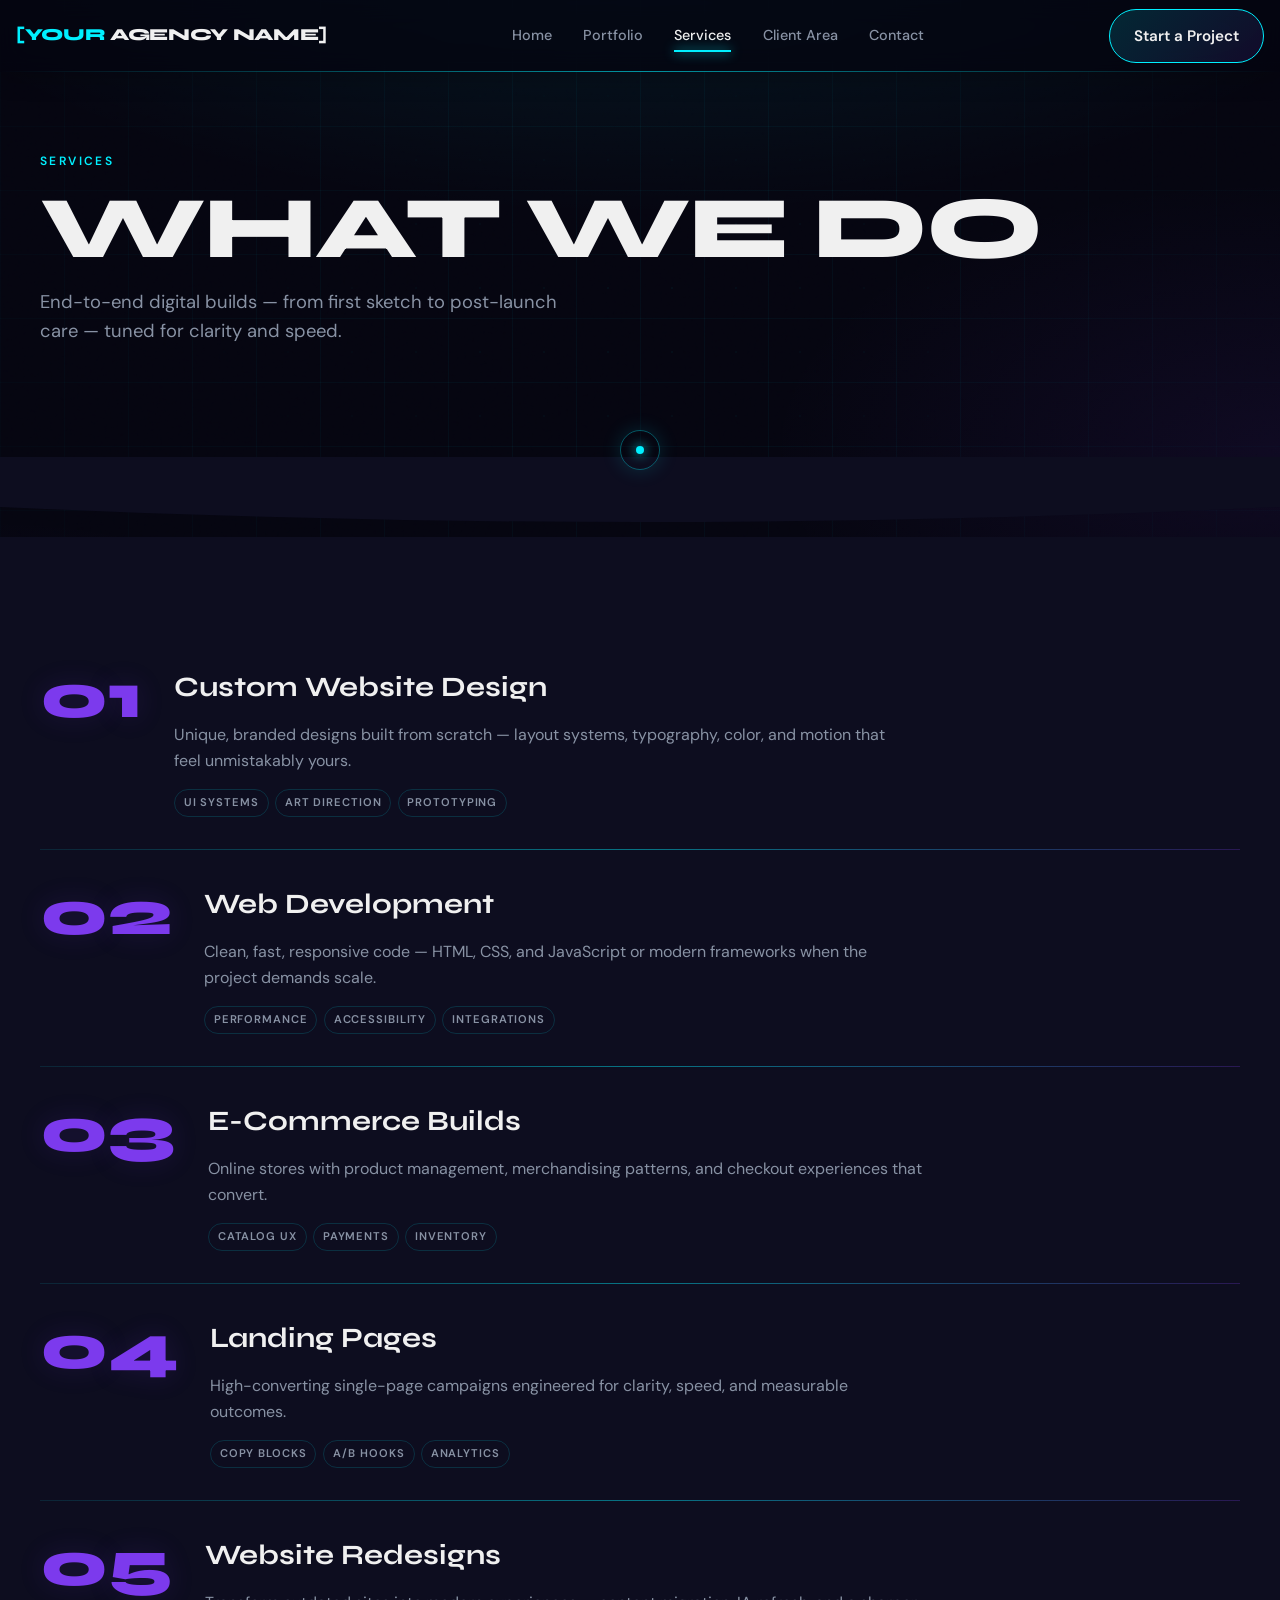
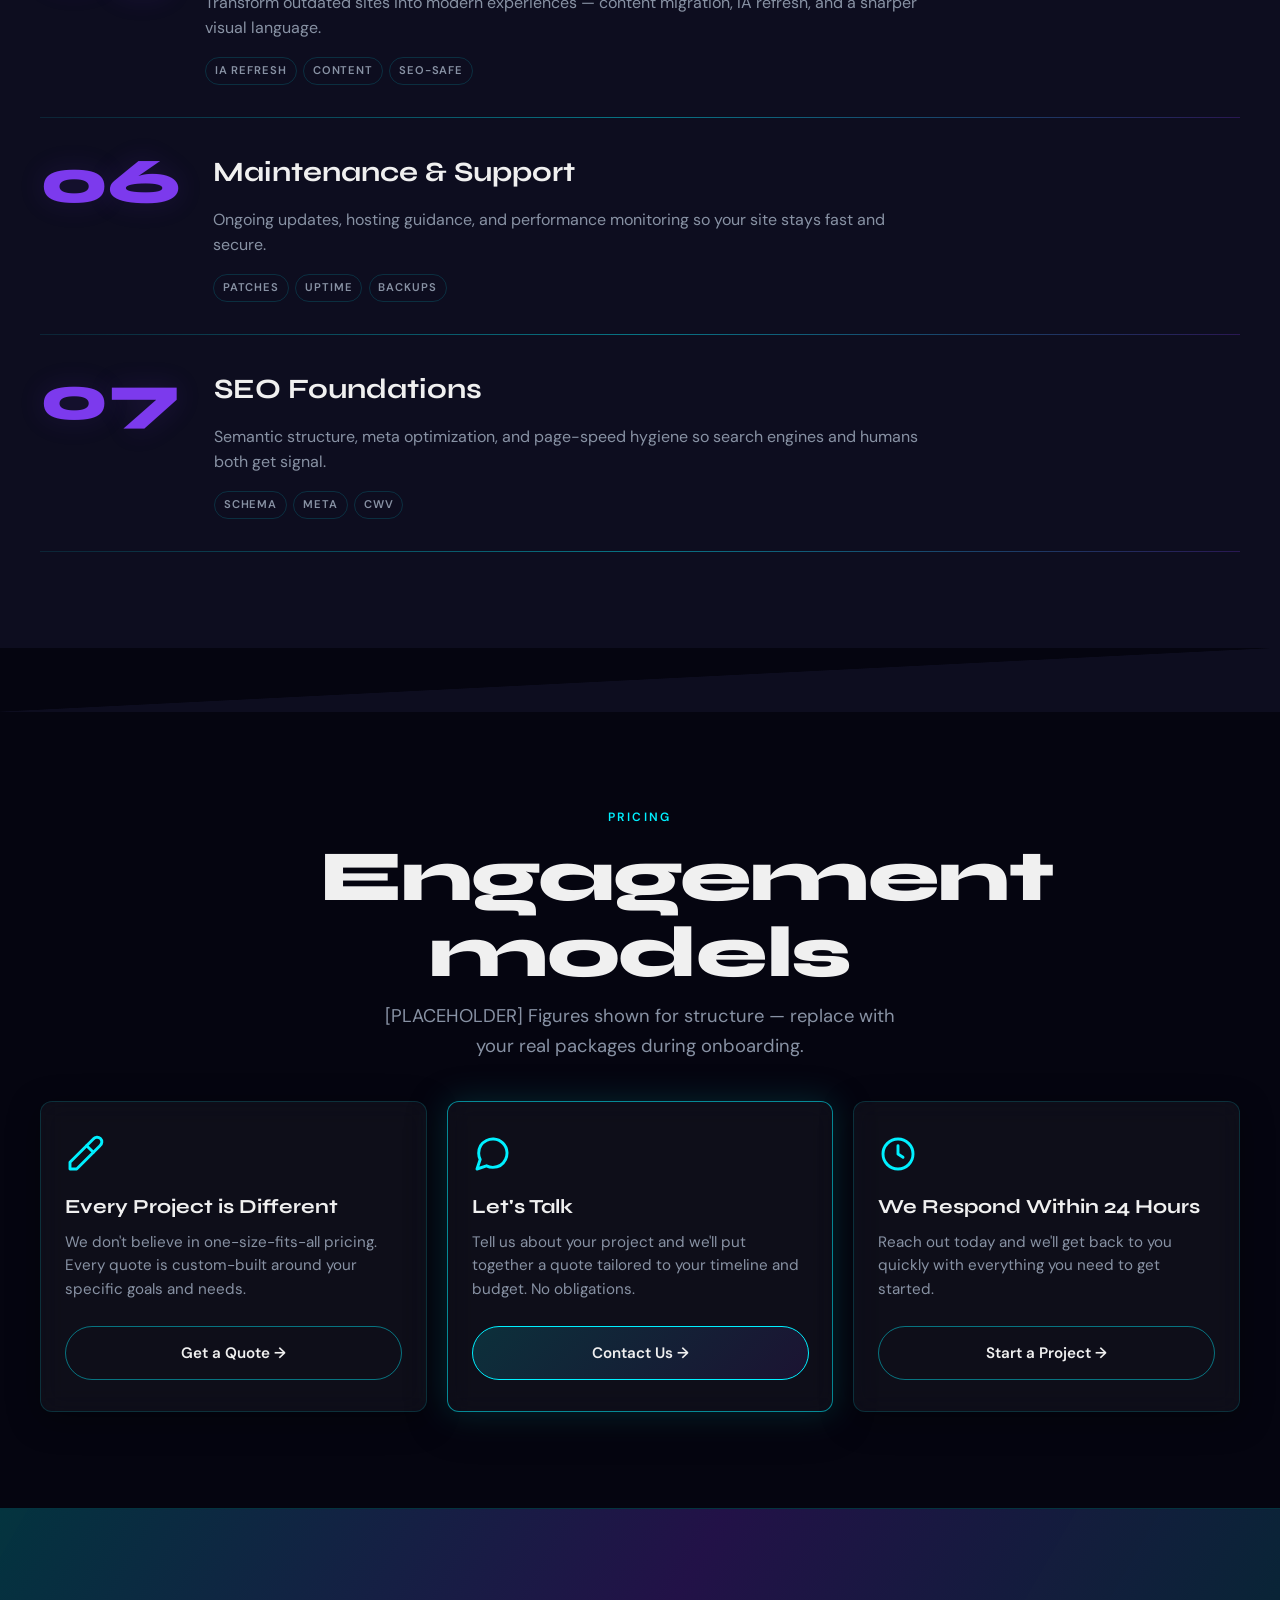
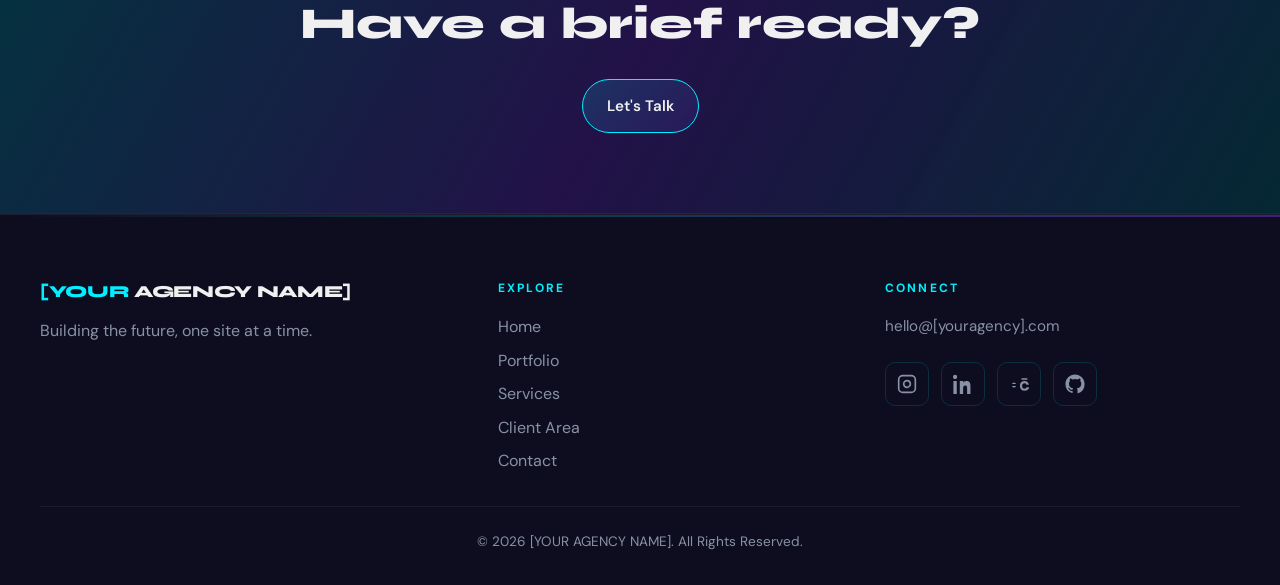
<file: services.html>
<!DOCTYPE html>
<html lang="en">
  <head>
    <meta charset="utf-8" />
    <meta name="viewport" content="width=device-width, initial-scale=1" />
    <meta name="description" content="Services — [YOUR AGENCY NAME] digital studio offerings." />
    <title>Services — [YOUR AGENCY NAME]</title>
    <link rel="icon" href="favicon.svg" type="image/svg+xml" />
    <link rel="preconnect" href="https://fonts.googleapis.com" />
    <link rel="preconnect" href="https://fonts.gstatic.com" crossorigin />
    <link
      href="https://fonts.googleapis.com/css2?family=DM+Sans:ital,opsz,wght@0,9..40,400;0,9..40,500;0,9..40,600;0,9..40,700&family=Syne:wght@400;500;600;700;800&display=swap"
      rel="stylesheet"
    />
    <link rel="stylesheet" href="style.css" />
  </head>
  <body class="page page--services" data-page="services">
    <!-- BRAND_PLACEHOLDER: [YOUR AGENCY NAME] -->

    <div class="page-bg" aria-hidden="true">
      <div class="page-bg__grid"></div>
      <div class="page-bg__dots"></div>
      <div class="page-bg__noise"></div>
    </div>

    <div class="custom-cursor" aria-hidden="true">
      <div class="custom-cursor__dot"></div>
      <div class="custom-cursor__ring"></div>
    </div>

    <header id="site-header" class="site-header"></header>

    <main id="main-content">
      <section class="page-hero" aria-labelledby="services-title">
        <div class="container">
          <header class="reveal">
            <span class="section__eyebrow">Services</span>
            <h1 id="services-title" class="section__title section__title--page">WHAT WE DO</h1>
            <p class="section__lead">
              End-to-end digital builds — from first sketch to post-launch care — tuned for clarity and speed.
            </p>
          </header>
        </div>
      </section>

      <svg class="section-divider" viewBox="0 0 1440 64" preserveAspectRatio="none" aria-hidden="true">
        <path fill="var(--bg-secondary)" d="M0,0 L1440,0 L1440,40 Q720,64 0,40 Z" />
      </svg>

      <section class="section" style="background: var(--bg-secondary)" aria-label="Service offerings list">
        <div class="container">
          <article class="service-row reveal">
            <div class="service-row__num">01</div>
            <div>
              <h2 class="service-row__name">Custom Website Design</h2>
              <p class="service-row__text">
                Unique, branded designs built from scratch — layout systems, typography, color, and motion that feel unmistakably yours.
              </p>
              <div class="work-card__tags">
                <span class="tag">UI Systems</span>
                <span class="tag">Art Direction</span>
                <span class="tag">Prototyping</span>
              </div>
            </div>
          </article>

          <article class="service-row reveal">
            <div class="service-row__num">02</div>
            <div>
              <h2 class="service-row__name">Web Development</h2>
              <p class="service-row__text">
                Clean, fast, responsive code — HTML, CSS, and JavaScript or modern frameworks when the project demands scale.
              </p>
              <div class="work-card__tags">
                <span class="tag">Performance</span>
                <span class="tag">Accessibility</span>
                <span class="tag">Integrations</span>
              </div>
            </div>
          </article>

          <article class="service-row reveal">
            <div class="service-row__num">03</div>
            <div>
              <h2 class="service-row__name">E-Commerce Builds</h2>
              <p class="service-row__text">
                Online stores with product management, merchandising patterns, and checkout experiences that convert.
              </p>
              <div class="work-card__tags">
                <span class="tag">Catalog UX</span>
                <span class="tag">Payments</span>
                <span class="tag">Inventory</span>
              </div>
            </div>
          </article>

          <article class="service-row reveal">
            <div class="service-row__num">04</div>
            <div>
              <h2 class="service-row__name">Landing Pages</h2>
              <p class="service-row__text">
                High-converting single-page campaigns engineered for clarity, speed, and measurable outcomes.
              </p>
              <div class="work-card__tags">
                <span class="tag">Copy Blocks</span>
                <span class="tag">A/B Hooks</span>
                <span class="tag">Analytics</span>
              </div>
            </div>
          </article>

          <article class="service-row reveal">
            <div class="service-row__num">05</div>
            <div>
              <h2 class="service-row__name">Website Redesigns</h2>
              <p class="service-row__text">
                Transform outdated sites into modern experiences — content migration, IA refresh, and a sharper visual language.
              </p>
              <div class="work-card__tags">
                <span class="tag">IA Refresh</span>
                <span class="tag">Content</span>
                <span class="tag">SEO-safe</span>
              </div>
            </div>
          </article>

          <article class="service-row reveal">
            <div class="service-row__num">06</div>
            <div>
              <h2 class="service-row__name">Maintenance &amp; Support</h2>
              <p class="service-row__text">
                Ongoing updates, hosting guidance, and performance monitoring so your site stays fast and secure.
              </p>
              <div class="work-card__tags">
                <span class="tag">Patches</span>
                <span class="tag">Uptime</span>
                <span class="tag">Backups</span>
              </div>
            </div>
          </article>

          <article class="service-row reveal">
            <div class="service-row__num">07</div>
            <div>
              <h2 class="service-row__name">SEO Foundations</h2>
              <p class="service-row__text">
                Semantic structure, meta optimization, and page-speed hygiene so search engines and humans both get signal.
              </p>
              <div class="work-card__tags">
                <span class="tag">Schema</span>
                <span class="tag">Meta</span>
                <span class="tag">CWV</span>
              </div>
            </div>
          </article>
        </div>
      </section>

      <div class="section-divider--diagonal" aria-hidden="true"></div>

      <section class="section" aria-labelledby="pricing-title">
        <div class="container">
          <header class="reveal text-center" style="max-width: 640px; margin-inline: auto">
            <span class="section__eyebrow">Pricing</span>
            <h2 id="pricing-title" class="section__title">Engagement models</h2>
            <p class="section__lead" style="margin-inline: auto">
              [PLACEHOLDER] Figures shown for structure — replace with your real packages during onboarding.
            </p>
          </header>

          <div class="pricing-grid reveal-stagger" style="margin-top: 2.5rem">
            <article class="glass pricing-card">
              <div style="margin-bottom: 1.05rem; line-height: 0" aria-hidden="true">
                <svg width="40" height="40" viewBox="0 0 24 24" fill="none" xmlns="http://www.w3.org/2000/svg">
                  <path
                    d="M17 3a2.85 2.85 0 114 4L7 21H3v-4L17 3z"
                    stroke="var(--accent-cyan)"
                    stroke-width="1.75"
                    stroke-linecap="round"
                    stroke-linejoin="round"
                  />
                  <path d="M13 7l4 4" stroke="var(--accent-cyan)" stroke-width="1.75" stroke-linecap="round" />
                </svg>
              </div>
              <h3 class="service-card__title">Every Project is Different</h3>
              <p style="margin: 0 0 1.5rem; color: var(--text-secondary); font-size: 0.95rem; flex: 1; line-height: 1.55">
                We don't believe in one-size-fits-all pricing. Every quote is custom-built around your specific goals and needs.
              </p>
              <a class="btn btn--magnetic" href="contact.html">Get a Quote →</a>
            </article>

            <article class="glass pricing-card pricing-card--popular">
              <div style="margin-bottom: 1.05rem; line-height: 0" aria-hidden="true">
                <svg width="40" height="40" viewBox="0 0 24 24" fill="none" xmlns="http://www.w3.org/2000/svg">
                  <path
                    d="M21 11.5a8.38 8.38 0 01-.9 3.8 8.5 8.5 0 01-7.6 4.7 8.38 8.38 0 01-3.8-.9L3 21l1.9-5.7a8.38 8.38 0 01-.9-3.8 8.5 8.5 0 014.7-7.6 8.38 8.38 0 013.8-.9h.5a8.48 8.48 0 018 8v.5z"
                    stroke="var(--accent-cyan)"
                    stroke-width="1.75"
                    stroke-linecap="round"
                    stroke-linejoin="round"
                  />
                </svg>
              </div>
              <h3 class="service-card__title">Let's Talk</h3>
              <p style="margin: 0 0 1.5rem; color: var(--text-secondary); font-size: 0.95rem; flex: 1; line-height: 1.55">
                Tell us about your project and we'll put together a quote tailored to your timeline and budget. No obligations.
              </p>
              <a class="btn btn--primary btn--magnetic btn--glow" href="contact.html">Contact Us →</a>
            </article>

            <article class="glass pricing-card">
              <div style="margin-bottom: 1.05rem; line-height: 0" aria-hidden="true">
                <svg width="40" height="40" viewBox="0 0 24 24" fill="none" xmlns="http://www.w3.org/2000/svg">
                  <circle cx="12" cy="12" r="9" stroke="var(--accent-cyan)" stroke-width="1.75" />
                  <path d="M12 7v5l3 2" stroke="var(--accent-cyan)" stroke-width="1.75" stroke-linecap="round" stroke-linejoin="round" />
                </svg>
              </div>
              <h3 class="service-card__title">We Respond Within 24 Hours</h3>
              <p style="margin: 0 0 1.5rem; color: var(--text-secondary); font-size: 0.95rem; flex: 1; line-height: 1.55">
                Reach out today and we'll get back to you quickly with everything you need to get started.
              </p>
              <a class="btn btn--magnetic" href="contact.html">Start a Project →</a>
            </article>
          </div>
        </div>
      </section>

      <section class="cta-banner reveal" aria-labelledby="services-cta">
        <div class="cta-banner__bg" aria-hidden="true"></div>
        <div class="cta-banner__inner container">
          <h2 id="services-cta">Have a brief ready?</h2>
          <a class="btn btn--primary btn--magnetic" href="contact.html">Let's Talk</a>
        </div>
      </section>
    </main>

    <footer id="site-footer" class="site-footer"></footer>

    <script src="components.js"></script>
    <script src="main.js"></script>
  </body>
</html>
</file>
<file: style.css>
/**
 * [YOUR AGENCY NAME] — Global styles
 * Futuristic agency theme: deep space, cyan/violet accents, glass UI.
 * Mobile-first breakpoints: 480 | 768 | 1024 | 1280
 */

/* -------------------------------------------------------------------------- */
/* Design tokens                                                              */
/* -------------------------------------------------------------------------- */

:root {
  --bg-primary: #050510;
  --bg-secondary: #0d0d1f;
  --bg-card: rgba(255, 255, 255, 0.04);
  --accent-cyan: #00f0ff;
  --accent-cyan-glow: rgba(0, 240, 255, 0.15);
  --accent-violet: #7c3aed;
  --accent-violet-glow: rgba(124, 58, 237, 0.15);
  --text-primary: #f0f0f0;
  --text-secondary: #8892a4;
  --border: rgba(0, 240, 255, 0.15);
  --glass-blur: blur(12px);
  --radius: 12px;
  --font-display: "Syne", sans-serif;
  --font-body: "DM Sans", sans-serif;
  --error: #ff4d6d;
  --header-h: 72px;
  --ease-out: cubic-bezier(0.22, 1, 0.36, 1);
  /* Native <select> lists often use a light surface — options need dark text */
  --select-option-text: #0a0d18;
  --select-option-bg: #eef2f8;
  --select-option-bg-hover: #e2e8f0;
}

/* -------------------------------------------------------------------------- */
/* Base                                                                       */
/* -------------------------------------------------------------------------- */

*,
*::before,
*::after {
  box-sizing: border-box;
}

html {
  scroll-behavior: smooth;
}

body {
  margin: 0;
  min-height: 100vh;
  font-family: var(--font-body);
  font-size: 1rem;
  line-height: 1.6;
  color: var(--text-primary);
  background-color: var(--bg-primary);
  overflow-x: hidden;
  -webkit-font-smoothing: antialiased;
}

/* Custom cursor: hide system cursor on fine pointers only */
@media (pointer: fine) {
  body.has-custom-cursor,
  body.has-custom-cursor * {
    cursor: none;
  }
}

img {
  max-width: 100%;
  height: auto;
  display: block;
}

a {
  color: inherit;
  text-decoration: none;
}

button,
input,
select,
textarea {
  font: inherit;
  color: inherit;
}

:focus {
  outline: none;
}

:focus-visible {
  outline: 2px solid var(--accent-cyan);
  outline-offset: 3px;
}

/* -------------------------------------------------------------------------- */
/* Page shell — shared background (every page)                                */
/* -------------------------------------------------------------------------- */

.page-bg {
  position: fixed;
  inset: 0;
  z-index: -2;
  background-color: var(--bg-primary);
  background-image:
    radial-gradient(ellipse 120% 80% at 50% -20%, rgba(0, 240, 255, 0.12), transparent 55%),
    radial-gradient(ellipse 80% 60% at 100% 50%, rgba(124, 58, 237, 0.08), transparent 50%),
    radial-gradient(ellipse 60% 50% at 0% 80%, rgba(124, 58, 237, 0.06), transparent 45%);
  overflow: hidden;
}

/* Animated grid */
.page-bg__grid {
  position: absolute;
  inset: -50%;
  width: 200%;
  height: 200%;
  background-image:
    linear-gradient(rgba(0, 240, 255, 0.04) 1px, transparent 1px),
    linear-gradient(90deg, rgba(0, 240, 255, 0.04) 1px, transparent 1px);
  background-size: 64px 64px;
  transform-origin: center;
  animation: grid-drift 80s linear infinite;
  mask-image: radial-gradient(ellipse 55% 55% at 50% 40%, black 20%, transparent 70%);
}

@keyframes grid-drift {
  0% {
    transform: translate(0, 0) rotate(0deg);
  }
  100% {
    transform: translate(-64px, -64px) rotate(0.5deg);
  }
}

/* Glowing grid intersections (subtle dots) */
.page-bg__dots {
  position: absolute;
  inset: 0;
  background-image: radial-gradient(
    circle,
    rgba(0, 240, 255, 0.12) 1px,
    transparent 1.5px
  );
  background-size: 64px 64px;
  opacity: 0.35;
  animation: grid-drift 80s linear infinite reverse;
  mask-image: radial-gradient(ellipse 50% 45% at 50% 35%, black, transparent 75%);
}

/* Noise overlay */
.page-bg__noise {
  position: absolute;
  inset: 0;
  opacity: 0.07;
  pointer-events: none;
  background-image: url("data:image/svg+xml,%3Csvg viewBox='0 0 256 256' xmlns='http://www.w3.org/2000/svg'%3E%3Cfilter id='n'%3E%3CfeTurbulence type='fractalNoise' baseFrequency='0.9' numOctaves='4' stitchTiles='stitch'/%3E%3C/filter%3E%3Crect width='100%25' height='100%25' filter='url(%23n)'/%3E%3C/svg%3E");
  mix-blend-mode: overlay;
}

/* -------------------------------------------------------------------------- */
/* Custom cursor                                                              */
/* -------------------------------------------------------------------------- */

.custom-cursor {
  position: fixed;
  inset: 0;
  z-index: 2147483645;
  pointer-events: none;
  isolation: isolate;
  display: none;
}

@media (pointer: fine) {
  .custom-cursor {
    display: block;
  }
}

.custom-cursor__dot {
  position: absolute;
  width: 8px;
  height: 8px;
  left: 0;
  top: 0;
  border-radius: 50%;
  background: var(--accent-cyan);
  box-shadow:
    0 0 12px var(--accent-cyan),
    0 0 24px var(--accent-cyan-glow);
  transform: translate3d(-100px, -100px, 0) translate(-50%, -50%);
  will-change: transform;
}

.custom-cursor__ring {
  position: absolute;
  width: 40px;
  height: 40px;
  left: 0;
  top: 0;
  border-radius: 50%;
  border: 1px solid rgba(0, 240, 255, 0.35);
  box-shadow: 0 0 20px rgba(0, 240, 255, 0.15);
  transform: translate3d(-100px, -100px, 0) translate(-50%, -50%);
  will-change: transform;
}

/* -------------------------------------------------------------------------- */
/* Page transitions                                                           */
/* -------------------------------------------------------------------------- */

body {
  opacity: 1;
  /* No transform on body: any transform makes fixed children use the wrong
     containing block vs. clientX/clientY. Page transitions use opacity only. */
  transform: none;
  transition: opacity 0.45s var(--ease-out);
}

body.page-exit {
  opacity: 0;
}

body.page-enter {
  opacity: 0;
}

body.page-enter-active {
  opacity: 1;
}

/* -------------------------------------------------------------------------- */
/* Layout utilities                                                           */
/* -------------------------------------------------------------------------- */

.container {
  width: min(1200px, 100% - 2rem);
  margin-inline: auto;
}

@media (min-width: 768px) {
  .container {
    width: min(1200px, 100% - 3rem);
  }
}

.section {
  position: relative;
  padding-block: clamp(3.5rem, 10vw, 6rem);
}

.section__title {
  font-family: var(--font-display);
  font-weight: 800;
  font-size: clamp(2.5rem, 6vw, 4.5rem);
  line-height: 1.05;
  letter-spacing: -0.02em;
  margin: 0 0 0.75rem;
}

.section__title--page {
  font-size: clamp(3rem, 8vw, 5.5rem);
}

.section__eyebrow {
  font-size: 0.75rem;
  font-weight: 600;
  letter-spacing: 0.2em;
  text-transform: uppercase;
  color: var(--accent-cyan);
  margin-bottom: 0.75rem;
  display: block;
}

.section__lead {
  color: var(--text-secondary);
  font-size: clamp(1rem, 2vw, 1.15rem);
  max-width: 42ch;
  margin: 0 0 2rem;
}

/* Wave / diagonal section dividers — never flat horizontal rules */
.section-divider {
  display: block;
  width: 100%;
  height: clamp(48px, 8vw, 80px);
  color: var(--bg-secondary);
  margin-top: -1px;
}

.section-divider--flip {
  transform: scaleY(-1);
}

.section-divider--diagonal {
  height: clamp(40px, 6vw, 64px);
  background: linear-gradient(
    to bottom right,
    transparent 49.5%,
    var(--bg-secondary) 50%
  );
}

/* -------------------------------------------------------------------------- */
/* Reveal on scroll (Intersection Observer)                                   */
/* -------------------------------------------------------------------------- */

.reveal {
  opacity: 0;
  transform: translateY(28px);
  pointer-events: none;
  transition:
    opacity 0.7s var(--ease-out),
    transform 0.7s var(--ease-out);
}

.reveal.is-visible {
  opacity: 1;
  transform: translateY(0);
  pointer-events: auto;
}

.reveal-stagger > * {
  opacity: 0;
  transform: translateY(24px);
  transition:
    opacity 0.65s var(--ease-out),
    transform 0.65s var(--ease-out);
}

.reveal-stagger:not(.is-visible) {
  pointer-events: none;
}

.reveal-stagger.is-visible > * {
  opacity: 1;
  transform: translateY(0);
}

.reveal-stagger.is-visible {
  pointer-events: auto;
}

/* -------------------------------------------------------------------------- */
/* Buttons                                                                    */
/* -------------------------------------------------------------------------- */

.btn {
  position: relative;
  display: inline-flex;
  align-items: center;
  justify-content: center;
  gap: 0.5rem;
  padding: 0.85rem 1.5rem;
  border-radius: 999px;
  font-weight: 600;
  font-size: 0.95rem;
  border: 1px solid rgba(0, 240, 255, 0.45);
  background: transparent;
  color: var(--text-primary);
  box-shadow: 0 0 0 rgba(0, 240, 255, 0);
  transition:
    border-color 0.3s ease,
    box-shadow 0.35s ease,
    background 0.3s ease,
    transform 0.2s var(--ease-out);
}

.btn--magnetic {
  will-change: transform;
}

.btn::before {
  content: "";
  position: absolute;
  inset: -1px;
  border-radius: inherit;
  padding: 1px;
  background: linear-gradient(135deg, rgba(0, 240, 255, 0.5), rgba(124, 58, 237, 0.35));
  -webkit-mask:
    linear-gradient(#fff 0 0) content-box,
    linear-gradient(#fff 0 0);
  mask:
    linear-gradient(#fff 0 0) content-box,
    linear-gradient(#fff 0 0);
  -webkit-mask-composite: xor;
  mask-composite: exclude;
  opacity: 0;
  transition: opacity 0.3s ease;
  pointer-events: none;
}

.btn:hover::before,
.btn:focus-visible::before {
  opacity: 1;
}

.btn:hover,
.btn:focus-visible {
  border-color: var(--accent-cyan);
  box-shadow:
    0 0 24px var(--accent-cyan-glow),
    0 0 48px rgba(0, 240, 255, 0.08);
}

.btn--primary {
  background: linear-gradient(135deg, rgba(0, 240, 255, 0.15), rgba(124, 58, 237, 0.12));
  border-color: var(--accent-cyan);
}

.btn--primary:hover,
.btn--primary:focus-visible {
  background: linear-gradient(135deg, rgba(0, 240, 255, 0.35), rgba(124, 58, 237, 0.2));
}

.btn--glow {
  animation: btn-glow-pulse 2.5s ease-in-out infinite;
}

@keyframes btn-glow-pulse {
  0%,
  100% {
    box-shadow: 0 0 20px rgba(0, 240, 255, 0.15);
  }
  50% {
    box-shadow:
      0 0 32px rgba(0, 240, 255, 0.35),
      0 0 64px rgba(0, 240, 255, 0.12);
  }
}

.btn-row {
  display: flex;
  flex-wrap: wrap;
  gap: 1rem;
}

/* -------------------------------------------------------------------------- */
/* Glass cards                                                                */
/* -------------------------------------------------------------------------- */

.glass {
  position: relative;
  background: var(--bg-card);
  -webkit-backdrop-filter: var(--glass-blur);
  backdrop-filter: var(--glass-blur);
  border: 1px solid var(--border);
  border-radius: var(--radius);
  box-shadow: 0 8px 32px rgba(0, 0, 0, 0.35);
  transition:
    transform 0.35s var(--ease-out),
    border-color 0.35s ease,
    box-shadow 0.35s ease;
}

.glass:hover {
  border-color: rgba(0, 240, 255, 0.45);
  box-shadow:
    0 0 24px var(--accent-cyan-glow),
    0 12px 40px rgba(0, 0, 0, 0.4);
}

.glass--static:hover {
  transform: none;
}

.glass--lift:hover {
  transform: scale(1.02) translateY(-4px);
}

/* -------------------------------------------------------------------------- */
/* Site header / nav                                                          */
/* -------------------------------------------------------------------------- */

.site-header {
  position: fixed;
  top: 0;
  left: 0;
  right: 0;
  z-index: 1000;
  height: var(--header-h);
  display: flex;
  align-items: center;
  background: rgba(5, 5, 16, 0.72);
  -webkit-backdrop-filter: blur(12px);
  backdrop-filter: blur(12px);
  border-bottom: 1px solid transparent;
  border-image: linear-gradient(
      90deg,
      transparent,
      rgba(0, 240, 255, 0.35) 30%,
      rgba(0, 240, 255, 0.6) 50%,
      rgba(0, 240, 255, 0.35) 70%,
      transparent
    )
    1;
  box-shadow: 0 4px 24px rgba(0, 0, 0, 0.25);
}

.site-header__inner {
  width: min(1280px, 100% - 2rem);
  margin-inline: auto;
  display: flex;
  align-items: center;
  justify-content: space-between;
  gap: 1rem;
}

.logo {
  font-family: var(--font-display);
  font-weight: 800;
  font-size: 1.05rem;
  letter-spacing: -0.02em;
  white-space: nowrap;
}

.logo__accent {
  color: var(--accent-cyan);
}

.logo__rest {
  color: var(--text-primary);
}

.nav-desktop {
  display: none;
  align-items: center;
  gap: 0.25rem;
}

@media (min-width: 1024px) {
  .nav-desktop {
    display: flex;
  }
}

.nav-desktop a {
  position: relative;
  padding: 0.5rem 0.85rem;
  font-size: 0.9rem;
  font-weight: 500;
  color: var(--text-secondary);
  transition: color 0.25s ease;
}

.nav-desktop a::after {
  content: "";
  position: absolute;
  left: 0.85rem;
  right: 0.85rem;
  bottom: 0.2rem;
  height: 2px;
  background: var(--accent-cyan);
  transform: scaleX(0);
  transform-origin: left;
  transition: transform 0.35s var(--ease-out);
  box-shadow: 0 0 12px var(--accent-cyan);
}

.nav-desktop a:hover,
.nav-desktop a:focus-visible {
  color: var(--text-primary);
  text-shadow: 0 0 18px rgba(0, 240, 255, 0.35);
}

.nav-desktop a.is-active {
  color: var(--text-primary);
}

.nav-desktop a.is-active::after {
  transform: scaleX(1);
}

.nav-cta {
  display: none;
}

@media (min-width: 1024px) {
  .nav-cta {
    display: inline-flex;
  }
}

.nav-toggle {
  display: flex;
  align-items: center;
  justify-content: center;
  width: 48px;
  height: 48px;
  border: 1px solid var(--border);
  border-radius: 10px;
  background: rgba(255, 255, 255, 0.03);
  -webkit-backdrop-filter: blur(8px);
  backdrop-filter: blur(8px);
  cursor: pointer;
}

@media (min-width: 1024px) {
  .nav-toggle {
    display: none;
  }
}

.nav-toggle__bars {
  display: flex;
  flex-direction: column;
  gap: 6px;
  width: 22px;
}

.nav-toggle__bars span {
  display: block;
  height: 2px;
  background: var(--accent-cyan);
  border-radius: 2px;
  transition: transform 0.3s ease, opacity 0.3s ease;
}

.site-header.is-open .nav-toggle__bars span:nth-child(1) {
  transform: translateY(8px) rotate(45deg);
}

.site-header.is-open .nav-toggle__bars span:nth-child(2) {
  opacity: 0;
}

.site-header.is-open .nav-toggle__bars span:nth-child(3) {
  transform: translateY(-8px) rotate(-45deg);
}

/* Mobile overlay menu */
.nav-overlay {
  position: fixed;
  inset: 0;
  z-index: 999;
  background: rgba(5, 5, 16, 0.94);
  -webkit-backdrop-filter: blur(16px);
  backdrop-filter: blur(16px);
  display: flex;
  flex-direction: column;
  padding: calc(var(--header-h) + 1rem) 1.5rem 2rem;
  transform: translateX(100%);
  visibility: hidden;
  transition:
    transform 0.45s var(--ease-out),
    visibility 0.45s;
}

.site-header.is-open .nav-overlay {
  transform: translateX(0);
  visibility: visible;
}

.nav-overlay__close {
  position: absolute;
  top: 1rem;
  right: 1rem;
  width: 48px;
  height: 48px;
  border: 1px solid var(--border);
  border-radius: 10px;
  background: rgba(255, 255, 255, 0.04);
  font-size: 1.5rem;
  line-height: 1;
  color: var(--accent-cyan);
}

.nav-overlay__links {
  display: flex;
  flex-direction: column;
  gap: 0.5rem;
  margin-top: auto;
  margin-bottom: auto;
}

.nav-overlay__links a {
  font-family: var(--font-display);
  font-size: clamp(1.75rem, 8vw, 2.75rem);
  font-weight: 700;
  padding: 0.65rem 0;
  border-bottom: 1px solid rgba(255, 255, 255, 0.06);
  transform: translateX(40px);
  opacity: 0;
  transition:
    transform 0.4s var(--ease-out),
    opacity 0.4s ease;
}

.site-header.is-open .nav-overlay__links a {
  transform: translateX(0);
  opacity: 1;
}

.site-header.is-open .nav-overlay__links a:nth-child(1) {
  transition-delay: 0.05s;
}
.site-header.is-open .nav-overlay__links a:nth-child(2) {
  transition-delay: 0.1s;
}
.site-header.is-open .nav-overlay__links a:nth-child(3) {
  transition-delay: 0.15s;
}
.site-header.is-open .nav-overlay__links a:nth-child(4) {
  transition-delay: 0.2s;
}
.site-header.is-open .nav-overlay__links a:nth-child(5) {
  transition-delay: 0.25s;
}

.nav-overlay__links a.is-active {
  color: var(--accent-cyan);
}

.nav-overlay__cta {
  margin-top: 1rem;
}

/* -------------------------------------------------------------------------- */
/* Main content offset for fixed header                                       */
/* -------------------------------------------------------------------------- */

main {
  padding-top: var(--header-h);
}

/* -------------------------------------------------------------------------- */
/* Hero (home)                                                                */
/* -------------------------------------------------------------------------- */

.hero {
  position: relative;
  min-height: 100vh;
  min-height: 100dvh;
  display: flex;
  flex-direction: column;
  justify-content: center;
  padding-block: clamp(4rem, 12vh, 6rem);
  overflow: hidden;
}

.hero__glow {
  position: absolute;
  width: min(90vw, 700px);
  height: min(90vw, 700px);
  top: 15%;
  left: 50%;
  transform: translateX(-50%);
  background: radial-gradient(circle, rgba(0, 240, 255, 0.18), transparent 65%);
  filter: blur(40px);
  pointer-events: none;
  z-index: 0;
}

.hero__float {
  position: absolute;
  border-radius: 50%;
  filter: blur(60px);
  opacity: 0.5;
  pointer-events: none;
  z-index: 0;
}

.hero__float--1 {
  width: 280px;
  height: 280px;
  background: rgba(124, 58, 237, 0.35);
  top: 10%;
  right: -5%;
  animation: float-a 18s ease-in-out infinite;
}

.hero__float--2 {
  width: 220px;
  height: 220px;
  background: rgba(0, 240, 255, 0.2);
  bottom: 20%;
  left: -8%;
  animation: float-b 22s ease-in-out infinite;
}

@keyframes float-a {
  0%,
  100% {
    transform: translate(0, 0);
  }
  50% {
    transform: translate(-30px, 40px);
  }
}

@keyframes float-b {
  0%,
  100% {
    transform: translate(0, 0);
  }
  50% {
    transform: translate(35px, -25px);
  }
}

.hero__inner {
  position: relative;
  z-index: 1;
  width: min(1200px, 100% - 2rem);
  margin-inline: auto;
}

.hero__title {
  font-family: var(--font-display);
  font-weight: 800;
  font-size: clamp(2.25rem, 8vw, 6rem);
  line-height: 1.02;
  letter-spacing: -0.03em;
  margin: 0 0 1.25rem;
  max-width: 18ch;
}

@media (min-width: 768px) {
  .hero__title {
    font-size: clamp(3rem, 7vw, 6.5rem);
  }
}

@media (min-width: 1024px) {
  .hero__title {
    font-size: clamp(4rem, 6vw, 8rem);
  }
}

.hero__title .line {
  display: block;
}

.hero__sub {
  color: var(--text-secondary);
  font-size: clamp(1.05rem, 2.2vw, 1.35rem);
  max-width: 36ch;
  margin: 0 0 2rem;
}

/* Staggered hero entrance */
.hero-entrance .hero__eyebrow,
.hero-entrance .hero__title .line,
.hero-entrance .hero__sub,
.hero-entrance .hero__actions {
  opacity: 0;
  transform: translateY(32px);
  animation: hero-in 0.9s var(--ease-out) forwards;
}

.hero-entrance .hero__eyebrow {
  animation-delay: 0.05s;
}
.hero-entrance .hero__title .line:nth-child(1) {
  animation-delay: 0.12s;
}
.hero-entrance .hero__title .line:nth-child(2) {
  animation-delay: 0.2s;
}
.hero-entrance .hero__title .line:nth-child(3) {
  animation-delay: 0.28s;
}
.hero-entrance .hero__sub {
  animation-delay: 0.38s;
}
.hero-entrance .hero__actions {
  animation-delay: 0.48s;
}

@keyframes hero-in {
  to {
    opacity: 1;
    transform: translateY(0);
  }
}

.hero__eyebrow {
  font-size: 0.75rem;
  font-weight: 600;
  letter-spacing: 0.22em;
  text-transform: uppercase;
  color: var(--accent-violet);
  margin-bottom: 1rem;
}

.hero__scroll {
  position: absolute;
  bottom: 1.5rem;
  left: 50%;
  transform: translateX(-50%);
  display: flex;
  flex-direction: column;
  align-items: center;
  gap: 0.35rem;
  color: var(--text-secondary);
  font-size: 0.7rem;
  letter-spacing: 0.15em;
  text-transform: uppercase;
}

.hero__scroll svg {
  width: 28px;
  height: 28px;
  color: var(--accent-cyan);
  animation: chevron-bounce 1.8s ease-in-out infinite;
}

@keyframes chevron-bounce {
  0%,
  100% {
    transform: translateY(0);
    opacity: 0.6;
  }
  50% {
    transform: translateY(8px);
    opacity: 1;
  }
}

/* -------------------------------------------------------------------------- */
/* Page hero (inner pages)                                                    */
/* -------------------------------------------------------------------------- */

.page-hero {
  padding-block: clamp(3rem, 10vw, 5rem);
  position: relative;
}

.page-hero .container {
  position: relative;
  z-index: 1;
}

/* -------------------------------------------------------------------------- */
/* Cards grids                                                                */
/* -------------------------------------------------------------------------- */

.card-grid {
  display: grid;
  gap: 1.25rem;
}

@media (min-width: 768px) {
  .card-grid--3 {
    grid-template-columns: repeat(3, 1fr);
  }
}

.service-card {
  padding: 1.75rem;
}

.service-card__icon {
  width: 48px;
  height: 48px;
  margin-bottom: 1rem;
  color: var(--accent-cyan);
}

.service-card__title {
  font-family: var(--font-display);
  font-weight: 700;
  font-size: 1.25rem;
  margin: 0 0 0.5rem;
}

.service-card__text {
  color: var(--text-secondary);
  font-size: 0.95rem;
  margin: 0 0 1.25rem;
}

.service-card__link {
  display: inline-flex;
  align-items: center;
  gap: 0.35rem;
  font-weight: 600;
  font-size: 0.9rem;
  color: var(--accent-cyan);
  transition: gap 0.25s ease;
}

.service-card__link:hover,
.service-card__link:focus-visible {
  gap: 0.6rem;
}

/* Featured work cards */
.work-card {
  position: relative;
  border-radius: var(--radius);
  overflow: hidden;
  min-height: 240px;
}

.work-card__media {
  position: absolute;
  inset: 0;
}

.work-card__media img {
  width: 100%;
  height: 100%;
  object-fit: cover;
  transition: transform 0.6s var(--ease-out);
}

.work-card:hover .work-card__media img {
  transform: scale(1.06);
}

.work-card__body {
  position: relative;
  z-index: 1;
  padding: 1.5rem;
  height: 100%;
  min-height: 260px;
  display: flex;
  flex-direction: column;
  justify-content: flex-end;
  background: linear-gradient(to top, rgba(5, 5, 16, 0.95), transparent 60%);
}

.work-card__overlay {
  position: absolute;
  inset: 0;
  z-index: 2;
  display: flex;
  align-items: flex-end;
  justify-content: center;
  padding: 1.5rem;
  background: linear-gradient(to top, rgba(5, 5, 16, 0.92), rgba(5, 5, 16, 0.4));
  opacity: 0;
  transform: translateY(12px);
  transition:
    opacity 0.4s ease,
    transform 0.4s var(--ease-out);
}

.work-card:hover .work-card__overlay,
.work-card:focus-within .work-card__overlay {
  opacity: 1;
  transform: translateY(0);
}

.work-card__tags {
  display: flex;
  flex-wrap: wrap;
  gap: 0.4rem;
  margin-top: 0.5rem;
}

.tag {
  font-size: 0.7rem;
  font-weight: 600;
  letter-spacing: 0.08em;
  text-transform: uppercase;
  padding: 0.25rem 0.55rem;
  border-radius: 999px;
  border: 1px solid var(--border);
  color: var(--text-secondary);
}

/* -------------------------------------------------------------------------- */
/* Process                                                                    */
/* -------------------------------------------------------------------------- */

.process {
  background: var(--bg-secondary);
}

.process__track {
  display: grid;
  gap: 2rem;
}

@media (min-width: 768px) {
  .process__track {
    grid-template-columns: repeat(4, 1fr);
    gap: 1rem;
    position: relative;
  }

  .process__track::before {
    content: "";
    position: absolute;
    top: 2.25rem;
    left: 8%;
    right: 8%;
    height: 2px;
    background: linear-gradient(
      90deg,
      transparent,
      rgba(0, 240, 255, 0.25) 10%,
      rgba(0, 240, 255, 0.55) 50%,
      rgba(124, 58, 237, 0.35) 90%,
      transparent
    );
    box-shadow: 0 0 20px rgba(0, 240, 255, 0.25);
    z-index: 0;
  }
}

.process-step {
  position: relative;
  z-index: 1;
  text-align: center;
}

.process-step__num {
  font-family: var(--font-display);
  font-weight: 800;
  font-size: clamp(2.5rem, 5vw, 3.5rem);
  color: var(--accent-cyan);
  text-shadow: 0 0 30px var(--accent-cyan-glow);
  line-height: 1;
  margin-bottom: 0.75rem;
}

.process-step__title {
  font-family: var(--font-display);
  font-weight: 700;
  font-size: 1.1rem;
  margin: 0 0 0.5rem;
}

.process-step__text {
  color: var(--text-secondary);
  font-size: 0.9rem;
  margin: 0;
}

/* -------------------------------------------------------------------------- */
/* CTA banner                                                                 */
/* -------------------------------------------------------------------------- */

.cta-banner {
  position: relative;
  padding: clamp(3rem, 8vw, 5rem) 1.5rem;
  text-align: center;
  overflow: hidden;
  border-block: 1px solid rgba(0, 240, 255, 0.2);
}

.cta-banner__bg {
  position: absolute;
  inset: 0;
  background: linear-gradient(
    120deg,
    rgba(0, 240, 255, 0.2),
    rgba(124, 58, 237, 0.25),
    rgba(0, 240, 255, 0.15)
  );
  filter: blur(0);
  animation: cta-shift 10s ease-in-out infinite alternate;
}

@keyframes cta-shift {
  from {
    transform: scale(1) translateX(0);
  }
  to {
    transform: scale(1.08) translateX(-3%);
  }
}

.cta-banner__inner {
  position: relative;
  z-index: 1;
}

.cta-banner h2 {
  font-family: var(--font-display);
  font-weight: 800;
  font-size: clamp(1.75rem, 4vw, 2.75rem);
  margin: 0 0 1.25rem;
}

/* -------------------------------------------------------------------------- */
/* Portfolio page                                                             */
/* -------------------------------------------------------------------------- */

.filter-bar {
  display: flex;
  flex-wrap: wrap;
  gap: 0.5rem;
  margin-bottom: 2rem;
}

.filter-btn {
  padding: 0.55rem 1rem;
  border-radius: 999px;
  border: 1px solid var(--border);
  background: rgba(255, 255, 255, 0.03);
  font-size: 0.8rem;
  font-weight: 600;
  letter-spacing: 0.06em;
  text-transform: uppercase;
  color: var(--text-secondary);
  cursor: pointer;
  transition:
    border-color 0.25s ease,
    color 0.25s ease,
    box-shadow 0.3s ease;
}

.filter-btn:hover,
.filter-btn:focus-visible {
  color: var(--text-primary);
  border-color: rgba(0, 240, 255, 0.35);
}

.filter-btn.is-active {
  color: var(--text-primary);
  border-color: var(--accent-cyan);
  box-shadow: 0 0 20px var(--accent-cyan-glow);
}

.portfolio-masonry {
  display: grid;
  gap: 1.25rem;
  grid-template-columns: 1fr;
}

@media (min-width: 768px) {
  .portfolio-masonry {
    grid-template-columns: 1.2fr 0.8fr;
    grid-auto-rows: 180px;
    grid-template-rows: repeat(6, minmax(160px, auto));
  }

  .portfolio-item:nth-child(1) {
    grid-row: span 2;
    grid-column: 1;
  }
  .portfolio-item:nth-child(2) {
    grid-column: 2;
  }
  .portfolio-item:nth-child(3) {
    grid-column: 2;
    grid-row: span 2;
  }
  .portfolio-item:nth-child(4) {
    grid-column: 1;
    grid-row: span 2;
  }
  .portfolio-item:nth-child(5) {
    grid-column: 2;
  }
  .portfolio-item:nth-child(6) {
    grid-column: 1;
  }
  .portfolio-item:nth-child(7) {
    grid-column: 2;
    grid-row: span 2;
  }
  .portfolio-item:nth-child(8) {
    grid-column: 1;
    grid-row: span 2;
  }
  .portfolio-item:nth-child(9) {
    grid-column: 2;
  }
}

.portfolio-item {
  position: relative;
  border-radius: var(--radius);
  overflow: hidden;
  min-height: 200px;
  transition:
    opacity 0.35s ease,
    transform 0.35s ease;
}

.portfolio-item.is-hidden {
  display: none;
}

.portfolio-item .glass {
  height: 100%;
  border-radius: var(--radius);
  overflow: hidden;
  display: flex;
  flex-direction: column;
}

.portfolio-item__thumb {
  position: relative;
  flex: 1;
  min-height: 160px;
}

.portfolio-item__thumb img {
  width: 100%;
  height: 100%;
  object-fit: cover;
}

.portfolio-item__bar {
  padding: 1rem 1.25rem;
  border-top: 1px solid var(--border);
  background: rgba(5, 5, 16, 0.65);
}

.portfolio-item__name {
  font-family: var(--font-display);
  font-weight: 700;
  font-size: 1.1rem;
  margin: 0 0 0.35rem;
}

.portfolio-item__desc {
  font-size: 0.85rem;
  color: var(--text-secondary);
  margin: 0 0 0.5rem;
}

.portfolio-item__hover {
  position: absolute;
  inset: 0;
  display: flex;
  align-items: flex-end;
  justify-content: center;
  padding: 1.25rem;
  background: linear-gradient(to top, rgba(5, 5, 16, 0.95), transparent 55%);
  opacity: 0;
  transform: translateY(100%);
  transition:
    opacity 0.35s ease,
    transform 0.45s var(--ease-out);
}

.portfolio-item:hover .portfolio-item__hover,
.portfolio-item:focus-within .portfolio-item__hover {
  opacity: 1;
  transform: translateY(0);
}

/* -------------------------------------------------------------------------- */
/* Services rows                                                              */
/* -------------------------------------------------------------------------- */

.service-row {
  display: grid;
  gap: 1rem;
  padding-block: 2rem;
  border-bottom: 1px solid transparent;
  border-image: linear-gradient(
      90deg,
      rgba(0, 240, 255, 0.1),
      rgba(0, 240, 255, 0.45) 50%,
      rgba(124, 58, 237, 0.25)
    )
    1;
}

@media (min-width: 768px) {
  .service-row {
    grid-template-columns: auto 1fr;
    gap: 2rem;
    align-items: start;
  }
}

.service-row__num {
  font-family: var(--font-display);
  font-weight: 800;
  font-size: clamp(2.5rem, 5vw, 4rem);
  color: var(--accent-violet);
  text-shadow: 0 0 28px var(--accent-violet-glow);
  line-height: 1;
}

.service-row__name {
  font-family: var(--font-display);
  font-weight: 700;
  font-size: clamp(1.35rem, 2.5vw, 1.75rem);
  margin: 0 0 0.75rem;
}

.service-row__text {
  color: var(--text-secondary);
  margin: 0 0 1rem;
  max-width: 65ch;
}

/* -------------------------------------------------------------------------- */
/* Pricing                                                                      */
/* -------------------------------------------------------------------------- */

.pricing-grid {
  display: grid;
  gap: 1.25rem;
}

@media (min-width: 768px) {
  .pricing-grid {
    grid-template-columns: repeat(3, 1fr);
    align-items: stretch;
  }
}

.pricing-card {
  padding: 2rem 1.5rem;
  display: flex;
  flex-direction: column;
}

.pricing-card--popular {
  border-color: rgba(0, 240, 255, 0.55);
  box-shadow:
    0 0 32px var(--accent-cyan-glow),
    0 8px 40px rgba(0, 0, 0, 0.35);
}

.pricing-card__badge {
  align-self: flex-start;
  font-size: 0.65rem;
  font-weight: 700;
  letter-spacing: 0.15em;
  text-transform: uppercase;
  padding: 0.35rem 0.65rem;
  border-radius: 999px;
  background: rgba(0, 240, 255, 0.15);
  color: var(--accent-cyan);
  margin-bottom: 1rem;
}

.pricing-card__price {
  font-family: var(--font-display);
  font-weight: 800;
  font-size: 2rem;
  margin: 0 0 1rem;
}

.pricing-card ul {
  margin: 0 0 1.5rem;
  padding-left: 1.1rem;
  color: var(--text-secondary);
  font-size: 0.95rem;
  flex: 1;
}

.pricing-card li + li {
  margin-top: 0.45rem;
}

/* -------------------------------------------------------------------------- */
/* Client area                                                                */
/* -------------------------------------------------------------------------- */

.banner-info {
  display: flex;
  align-items: flex-start;
  gap: 1rem;
  padding: clamp(1rem, 3vw, 1.35rem) clamp(1.25rem, 5vw, 2rem);
  border-radius: var(--radius);
  border: 1px solid rgba(0, 240, 255, 0.35);
  background: rgba(0, 240, 255, 0.06);
  margin-bottom: 2rem;
}

.banner-info svg {
  flex-shrink: 0;
  color: var(--accent-cyan);
}

/* Extra horizontal gutter vs default .container (never narrower than 2rem total) */
.page--client-area .container {
  width: min(1200px, 100% - clamp(2.5rem, 6vw, 4rem));
}

@media (min-width: 768px) {
  .page--client-area .container {
    width: min(1200px, 100% - clamp(3rem, 8vw, 4.5rem));
  }
}

.dashboard {
  display: grid;
  gap: 1.5rem;
}

@media (min-width: 1024px) {
  .dashboard {
    grid-template-columns: 220px 1fr;
    align-items: start;
  }
}

.dashboard__tabs {
  display: flex;
  flex-wrap: wrap;
  gap: 0.35rem;
}

@media (min-width: 1024px) {
  .dashboard__tabs {
    flex-direction: column;
  }
}

.tab-btn {
  padding: 0.65rem 1rem;
  border-radius: 10px;
  border: 1px solid transparent;
  background: rgba(255, 255, 255, 0.03);
  font-weight: 600;
  font-size: 0.9rem;
  color: var(--text-secondary);
  text-align: left;
  cursor: pointer;
  transition:
    border-color 0.25s ease,
    color 0.25s ease,
    box-shadow 0.25s ease;
}

.tab-btn:hover,
.tab-btn:focus-visible {
  color: var(--text-primary);
}

.tab-btn.is-active {
  color: var(--accent-cyan);
  border-color: rgba(0, 240, 255, 0.35);
  box-shadow: 0 0 16px var(--accent-cyan-glow);
}

.tab-panel[hidden] {
  display: none !important;
}

.tab-panel:not([hidden]) {
  display: block;
}

/* Glass panels have no default padding — keep copy and nested cards off the rim */
.dashboard__panels > .tab-panel.glass {
  padding: clamp(1.25rem, 4vw, 2rem);
}

.stat-grid {
  display: grid;
  gap: clamp(1rem, 3vw, 1.35rem);
  grid-template-columns: 1fr;
}

@media (min-width: 480px) {
  .stat-grid {
    grid-template-columns: repeat(3, 1fr);
  }
}

.stat-card {
  padding: clamp(1.15rem, 3.5vw, 1.5rem) clamp(1.15rem, 4vw, 1.65rem);
}

.stat-card__value {
  font-family: var(--font-display);
  font-weight: 800;
  font-size: 2rem;
  color: var(--accent-cyan);
  margin: 0 0 0.25rem;
}

.stat-card__label {
  font-size: 0.85rem;
  color: var(--text-secondary);
  margin: 0;
}

.activity-list {
  list-style: none;
  margin: 1.5rem 0 0;
  padding: 0;
}

.activity-list li {
  padding: 0.85rem 0;
  border-bottom: 1px solid rgba(255, 255, 255, 0.06);
  font-size: 0.9rem;
  display: flex;
  justify-content: space-between;
  gap: 1rem;
  flex-wrap: wrap;
}

.activity-list time {
  color: var(--text-secondary);
  font-size: 0.8rem;
}

.badge {
  display: inline-block;
  font-size: 0.7rem;
  font-weight: 700;
  letter-spacing: 0.06em;
  text-transform: uppercase;
  padding: 0.25rem 0.5rem;
  border-radius: 6px;
  border: 1px solid var(--border);
}

.badge--progress {
  color: var(--accent-cyan);
  border-color: rgba(0, 240, 255, 0.35);
}

.badge--review {
  color: #fbbf24;
  border-color: rgba(251, 191, 36, 0.35);
}

.badge--done {
  color: #4ade80;
  border-color: rgba(74, 222, 128, 0.35);
}

.progress {
  height: 6px;
  border-radius: 999px;
  background: rgba(255, 255, 255, 0.08);
  overflow: hidden;
  margin-top: 0.75rem;
}

.progress__bar {
  height: 100%;
  border-radius: inherit;
  background: linear-gradient(90deg, var(--accent-cyan), var(--accent-violet));
  box-shadow: 0 0 12px var(--accent-cyan-glow);
}

.notes-layout {
  display: grid;
  gap: clamp(1.25rem, 4vw, 2rem);
}

@media (min-width: 768px) {
  .notes-layout {
    grid-template-columns: minmax(0, 280px) minmax(0, 1fr);
    min-height: 360px;
  }
}

.notes-layout > * {
  min-width: 0;
}

.notes-list {
  display: flex;
  flex-direction: column;
  gap: clamp(0.75rem, 2.5vw, 1.15rem);
}

.notes-list__row {
  display: flex;
  gap: clamp(0.65rem, 2vw, 1rem);
  align-items: stretch;
}

.notes-list__row .note-item {
  flex: 1;
}

.notes-list__row .btn--note-delete {
  flex-shrink: 0;
  align-self: center;
  padding: 0.4rem 0.65rem;
  font-size: 0.75rem;
}

.note-item {
  text-align: left;
  padding: clamp(0.95rem, 3vw, 1.25rem) clamp(1rem, 3.5vw, 1.4rem);
  border-radius: 10px;
  border: 1px solid var(--border);
  background: rgba(255, 255, 255, 0.03);
  cursor: pointer;
  transition: border-color 0.25s ease;
  overflow-wrap: break-word;
  word-break: break-word;
}

.note-item.is-selected {
  border-color: rgba(0, 240, 255, 0.45);
}

.note-item__title {
  font-weight: 700;
  font-size: 0.95rem;
  margin: 0 0 0.35rem;
  line-height: 1.35;
}

.note-item__preview {
  font-size: 0.8rem;
  color: var(--text-secondary);
  margin: 0;
  line-height: 1.45;
}

.note-item__preview--meta {
  font-size: 0.75rem;
  margin-top: 0.45rem;
}

.note-editor {
  padding: clamp(1.2rem, 3.5vw, 1.85rem);
}

.note-editor h3 {
  margin: 0 0 0.5rem;
  font-family: var(--font-display);
  font-size: clamp(1.15rem, 2.5vw, 1.35rem);
  line-height: 1.25;
  overflow-wrap: break-word;
}

.note-editor .note-editor__meta {
  margin: 0;
  color: var(--text-secondary);
  font-size: 0.85rem;
}

.note-editor .note-editor__body {
  margin: 1.25rem 0 0;
  white-space: pre-wrap;
  line-height: 1.55;
  overflow-wrap: break-word;
  word-break: break-word;
}

.note-editor__placeholder {
  margin: 0;
  color: var(--text-secondary);
  line-height: 1.5;
  padding: 0.25rem 0;
}

.notes-list > .note-editor__placeholder {
  padding: 0.85rem 0.35rem;
}

.note-form {
  display: grid;
  gap: clamp(0.85rem, 2.5vw, 1.1rem);
  margin-bottom: clamp(1rem, 3vw, 1.5rem);
}

.note-form.glass {
  padding: clamp(1.15rem, 3.5vw, 1.75rem);
}

.field {
  display: flex;
  flex-direction: column;
  gap: 0.35rem;
}

.field label {
  font-size: 0.8rem;
  font-weight: 600;
  letter-spacing: 0.06em;
  text-transform: uppercase;
  color: var(--text-secondary);
}

.field input,
.field select,
.field textarea {
  padding: 0.75rem 1rem;
  border-radius: 10px;
  border: 1px solid var(--border);
  background: rgba(255, 255, 255, 0.04);
  -webkit-backdrop-filter: blur(8px);
  backdrop-filter: blur(8px);
  transition: border-color 0.2s ease;
}

.field select {
  color: var(--text-primary);
  background-color: rgba(10, 12, 28, 0.92);
}

.field select option {
  color: var(--select-option-text);
  background-color: var(--select-option-bg);
}

.field select option:hover,
.field select option:focus {
  background-color: var(--select-option-bg-hover);
  color: var(--select-option-text);
}

.field select option:checked {
  background-color: #d4dce8;
  color: var(--select-option-text);
}

.field input:focus-visible,
.field select:focus-visible,
.field textarea:focus-visible {
  border-color: rgba(0, 240, 255, 0.45);
}

.field--error input,
.field--error select,
.field--error textarea {
  border-color: var(--error);
  animation: shake 0.45s ease;
}

.field__error {
  font-size: 0.8rem;
  color: var(--error);
  min-height: 1.1em;
}

@keyframes shake {
  0%,
  100% {
    transform: translateX(0);
  }
  20%,
  60% {
    transform: translateX(-6px);
  }
  40%,
  80% {
    transform: translateX(6px);
  }
}

.chat {
  display: flex;
  flex-direction: column;
  gap: 0.75rem;
  max-height: 420px;
  overflow-y: auto;
  padding: 1rem;
  border-radius: var(--radius);
  border: 1px solid var(--border);
  background: rgba(0, 0, 0, 0.25);
  margin-bottom: 1rem;
}

.chat-bubble {
  max-width: 85%;
  padding: 0.75rem 1rem;
  border-radius: 14px;
  font-size: 0.9rem;
  line-height: 1.45;
}

.chat-bubble--client {
  align-self: flex-start;
  background: rgba(255, 255, 255, 0.06);
  border: 1px solid rgba(255, 255, 255, 0.08);
}

.chat-bubble--agency {
  align-self: flex-end;
  background: rgba(0, 240, 255, 0.1);
  border: 1px solid rgba(0, 240, 255, 0.25);
}

.chat-form {
  display: flex;
  gap: 0.5rem;
}

.chat-form input {
  flex: 1;
}

/* -------------------------------------------------------------------------- */
/* Contact page                                                               */
/* -------------------------------------------------------------------------- */

.contact-split {
  display: grid;
  gap: 2.5rem;
}

@media (min-width: 1024px) {
  .contact-split {
    grid-template-columns: 1fr 1.1fr;
    align-items: start;
  }
}

.contact-aside__orb {
  width: min(280px, 70vw);
  height: min(280px, 70vw);
  border-radius: 50%;
  margin-top: 1.5rem;
  background: radial-gradient(circle at 30% 30%, rgba(0, 240, 255, 0.35), transparent 55%),
    radial-gradient(circle at 70% 60%, rgba(124, 58, 237, 0.4), transparent 50%);
  filter: blur(2px);
  animation: float-a 14s ease-in-out infinite;
  box-shadow: 0 0 80px rgba(0, 240, 255, 0.15);
}

.social-row {
  display: flex;
  gap: 0.75rem;
  margin-top: 1.5rem;
}

.social-row a {
  width: 44px;
  height: 44px;
  display: grid;
  place-items: center;
  border-radius: 10px;
  border: 1px solid var(--border);
  color: var(--accent-cyan);
  transition:
    border-color 0.25s ease,
    box-shadow 0.25s ease;
}

.social-row a:hover,
.social-row a:focus-visible {
  border-color: var(--accent-cyan);
  box-shadow: 0 0 18px var(--accent-cyan-glow);
}

/* -------------------------------------------------------------------------- */
/* Footer                                                                     */
/* -------------------------------------------------------------------------- */

.site-footer {
  position: relative;
  padding: clamp(3rem, 8vw, 4rem) 1.5rem 2rem;
  background: var(--bg-secondary);
  border-top: 1px solid rgba(255, 255, 255, 0.06);
}

.site-footer::before {
  content: "";
  position: absolute;
  top: 0;
  left: 0;
  right: 0;
  height: 2px;
  background: linear-gradient(
    90deg,
    transparent,
    rgba(0, 240, 255, 0.2) 20%,
    rgba(124, 58, 237, 0.45) 50%,
    rgba(0, 240, 255, 0.2) 80%,
    transparent
  );
  background-size: 200% 100%;
  animation: footer-gradient 8s linear infinite;
}

@keyframes footer-gradient {
  0% {
    background-position: 0% 50%;
  }
  100% {
    background-position: 200% 50%;
  }
}

.site-footer__grid {
  width: min(1200px, 100% - 2rem);
  margin-inline: auto;
  display: grid;
  gap: 2rem;
}

@media (min-width: 768px) {
  .site-footer__grid {
    grid-template-columns: 1.2fr 1fr 1fr;
  }
}

.site-footer__brand p {
  color: var(--text-secondary);
  margin: 0.75rem 0 0;
  max-width: 32ch;
}

.site-footer h3 {
  font-size: 0.75rem;
  letter-spacing: 0.18em;
  text-transform: uppercase;
  color: var(--accent-cyan);
  margin: 0 0 1rem;
}

.site-footer ul {
  list-style: none;
  margin: 0;
  padding: 0;
}

.site-footer li + li {
  margin-top: 0.5rem;
}

.site-footer a {
  color: var(--text-secondary);
  transition: color 0.2s ease;
}

.site-footer a:hover,
.site-footer a:focus-visible {
  color: var(--text-primary);
}

.site-footer__bottom {
  width: min(1200px, 100% - 2rem);
  margin: 2rem auto 0;
  padding-top: 1.5rem;
  border-top: 1px solid rgba(255, 255, 255, 0.06);
  font-size: 0.85rem;
  color: var(--text-secondary);
  text-align: center;
}

/* -------------------------------------------------------------------------- */
/* Success overlay (contact) — only after submit, not on load               */
/* -------------------------------------------------------------------------- */

.form-success {
  display: none;
  text-align: center;
  padding: clamp(2rem, 6vw, 4rem);
}

.form-success.is-visible {
  display: flex;
  position: fixed;
  inset: 0;
  z-index: 8500;
  flex-direction: column;
  align-items: center;
  justify-content: center;
  padding: 2rem;
  background: rgba(5, 5, 16, 0.92);
  -webkit-backdrop-filter: blur(16px);
  backdrop-filter: blur(16px);
}

.form-success__icon {
  width: 80px;
  height: 80px;
  margin: 0 auto 1.5rem;
  color: var(--accent-cyan);
  filter: drop-shadow(0 0 20px var(--accent-cyan-glow));
}

.form-wrap.is-hidden {
  display: none;
}

/* Toast */
.toast {
  position: fixed;
  bottom: 1.5rem;
  right: 1.5rem;
  z-index: 2147483646;
  padding: 1rem 1.25rem;
  border-radius: 10px;
  border: 1px solid rgba(0, 240, 255, 0.45);
  background: rgba(5, 5, 16, 0.92);
  -webkit-backdrop-filter: blur(12px);
  backdrop-filter: blur(12px);
  font-weight: 600;
  box-shadow: 0 8px 32px rgba(0, 0, 0, 0.4);
  opacity: 0;
  transform: translateY(12px);
  transition:
    opacity 0.35s ease,
    transform 0.35s var(--ease-out);
}

.toast.is-visible {
  opacity: 1;
  transform: translateY(0);
}

/* Utility */
.visually-hidden {
  position: absolute;
  width: 1px;
  height: 1px;
  padding: 0;
  margin: -1px;
  overflow: hidden;
  clip: rect(0, 0, 0, 0);
  white-space: nowrap;
  border: 0;
}

.text-center {
  text-align: center;
}

.mt-0 {
  margin-top: 0;
}

.mb-2 {
  margin-bottom: 2rem;
}

/* =============================================================================
   Agency auth / admin / login (appended) — uses existing tokens & glass patterns
   ============================================================================= */

body.auth-pending #main-content,
body.auth-pending .page-bg {
  visibility: hidden;
}

body.auth-pending {
  overflow-x: hidden;
}

.auth-page {
  min-height: 100vh;
  display: flex;
  flex-direction: column;
}

.auth-page__main {
  flex: 1;
  display: flex;
  align-items: center;
  justify-content: center;
  padding: clamp(1.5rem, 5vw, 3rem) 1rem;
  padding-top: calc(var(--header-h) + clamp(1.5rem, 5vw, 3rem));
}

.auth-card {
  width: 100%;
  max-width: 480px;
  margin: 0 auto;
  padding: clamp(1.5rem, 4vw, 2.25rem);
  border-radius: var(--radius);
  border: 1px solid rgba(0, 240, 255, 0.45);
  background: var(--bg-card);
  -webkit-backdrop-filter: var(--glass-blur);
  backdrop-filter: var(--glass-blur);
  box-shadow:
    0 0 40px rgba(0, 240, 255, 0.12),
    0 16px 48px rgba(0, 0, 0, 0.45);
}

.auth-card--wide {
  max-width: 520px;
}

.auth-card--shake {
  animation: shake 0.45s ease;
}

.auth-card__logo {
  text-align: center;
  margin-bottom: 1.25rem;
}

.auth-card__title {
  font-family: var(--font-display);
  font-weight: 800;
  font-size: clamp(1.5rem, 4vw, 1.85rem);
  text-align: center;
  margin: 0 0 0.5rem;
  letter-spacing: -0.02em;
}

.auth-card__lead {
  text-align: center;
  color: var(--text-secondary);
  font-size: 0.95rem;
  margin: 0 0 1.5rem;
  line-height: 1.5;
}

.auth-card__error {
  font-size: 0.9rem;
  color: var(--error);
  margin: 0 0 1rem;
  min-height: 1.2em;
}

.auth-card__footer {
  margin-top: 1.5rem;
  text-align: center;
  font-size: 0.9rem;
  color: var(--text-secondary);
}

.auth-card__footer a {
  color: var(--accent-cyan);
  font-weight: 600;
}

.auth-card__footer a:hover,
.auth-card__footer a:focus-visible {
  text-decoration: underline;
}

.auth-forgot-msg {
  font-size: 0.85rem;
  color: var(--text-secondary);
  margin: 0.5rem 0 0;
  padding: 0.65rem 0.75rem;
  border-radius: 8px;
  border: 1px solid var(--border);
  background: rgba(0, 0, 0, 0.2);
  display: none;
}

.auth-forgot-msg.is-visible {
  display: block;
}

.field--row {
  flex-direction: row;
  align-items: center;
  gap: 0.5rem;
}

.field--row label {
  margin: 0;
  cursor: pointer;
}

.password-field {
  position: relative;
}

.password-field input {
  padding-right: 3rem;
}

.password-toggle {
  position: absolute;
  right: 0.5rem;
  top: 50%;
  transform: translateY(-50%);
  border: none;
  background: rgba(255, 255, 255, 0.06);
  color: var(--accent-cyan);
  width: 2.25rem;
  height: 2.25rem;
  border-radius: 8px;
  cursor: pointer;
  display: grid;
  place-items: center;
  font-size: 1rem;
  line-height: 1;
}

.password-toggle:hover,
.password-toggle:focus-visible {
  background: rgba(0, 240, 255, 0.12);
}

.pw-strength {
  height: 4px;
  border-radius: 999px;
  background: rgba(255, 255, 255, 0.1);
  margin-top: 0.35rem;
  overflow: hidden;
}

.pw-strength__bar {
  height: 100%;
  width: 0;
  border-radius: inherit;
  transition: width 0.25s ease, background 0.25s ease;
}

.pw-strength__bar--weak {
  width: 33%;
  background: #ff4d6d;
}

.pw-strength__bar--fair {
  width: 66%;
  background: #fbbf24;
}

.pw-strength__bar--strong {
  width: 100%;
  background: #4ade80;
}

.pw-strength__label {
  font-size: 0.75rem;
  margin-top: 0.35rem;
  color: var(--text-secondary);
}

/* Toast stack (auth.js) */
.agency-toast-stack {
  position: fixed;
  bottom: 1.25rem;
  right: 1.25rem;
  z-index: 2147483646;
  display: flex;
  flex-direction: column;
  gap: 0.65rem;
  max-width: min(360px, 100vw - 2rem);
  max-height: 70vh;
  overflow-y: auto;
  pointer-events: none;
}

.agency-toast-stack .agency-toast {
  pointer-events: auto;
}

.agency-toast {
  position: relative;
  display: flex;
  align-items: flex-start;
  gap: 0.5rem;
  padding: 0.85rem 2.25rem 0.85rem 1rem;
  border-radius: 10px;
  font-weight: 600;
  font-size: 0.9rem;
  line-height: 1.35;
  box-shadow: 0 8px 32px rgba(0, 0, 0, 0.4);
  opacity: 0;
  transform: translateX(24px);
  transition:
    opacity 0.3s ease,
    transform 0.35s var(--ease-out);
}

.agency-toast.is-visible {
  opacity: 1;
  transform: translateX(0);
}

.agency-toast.toast--success {
  border: 1px solid rgba(0, 240, 255, 0.5);
  background: rgba(5, 5, 16, 0.95);
  color: var(--text-primary);
}

.agency-toast.toast--error {
  border: 1px solid rgba(255, 77, 109, 0.55);
  background: rgba(24, 6, 12, 0.95);
  color: #fecdd3;
}

.agency-toast.toast--info {
  border: 1px solid rgba(124, 58, 237, 0.45);
  background: rgba(12, 8, 24, 0.95);
  color: var(--text-primary);
}

.agency-toast__close {
  position: absolute;
  top: 0.35rem;
  right: 0.35rem;
  width: 1.75rem;
  height: 1.75rem;
  border: none;
  border-radius: 6px;
  background: rgba(255, 255, 255, 0.08);
  color: inherit;
  font-size: 1.1rem;
  line-height: 1;
  cursor: pointer;
}

.agency-toast__close:hover,
.agency-toast__close:focus-visible {
  background: rgba(255, 255, 255, 0.15);
}

/* Nav user menu */
.nav-user {
  position: relative;
  margin-left: auto;
}

@media (min-width: 1024px) {
  .nav-user {
    margin-left: 0;
  }
}

.nav-user__trigger {
  display: flex;
  align-items: center;
  gap: 0.5rem;
  padding: 0.35rem 0.65rem 0.35rem 0.35rem;
  border-radius: 999px;
  border: 1px solid var(--border);
  background: rgba(255, 255, 255, 0.04);
  color: var(--text-primary);
  cursor: pointer;
  font-weight: 600;
  font-size: 0.88rem;
}

.nav-user__trigger:hover,
.nav-user__trigger:focus-visible {
  border-color: rgba(0, 240, 255, 0.35);
  box-shadow: 0 0 16px var(--accent-cyan-glow);
}

.nav-user__avatar {
  width: 36px;
  height: 36px;
  border-radius: 50%;
  display: grid;
  place-items: center;
  font-size: 0.75rem;
  font-weight: 800;
  letter-spacing: 0.02em;
  background: linear-gradient(135deg, rgba(0, 240, 255, 0.25), rgba(124, 58, 237, 0.35));
  border: 1px solid rgba(0, 240, 255, 0.35);
  color: var(--text-primary);
}

.nav-user__chev {
  width: 0;
  height: 0;
  border-left: 5px solid transparent;
  border-right: 5px solid transparent;
  border-top: 5px solid var(--text-secondary);
  margin-left: 0.15rem;
}

.nav-user__menu {
  position: absolute;
  top: calc(100% + 0.5rem);
  right: 0;
  min-width: 220px;
  padding: 0.5rem;
  border-radius: var(--radius);
  border: 1px solid var(--border);
  background: rgba(8, 10, 22, 0.96);
  -webkit-backdrop-filter: blur(16px);
  backdrop-filter: blur(16px);
  box-shadow: 0 16px 48px rgba(0, 0, 0, 0.5);
  z-index: 1200;
  display: none;
}

.nav-user__menu.is-open {
  display: block;
}

.nav-user__meta {
  padding: 0.5rem 0.65rem 0.75rem;
  border-bottom: 1px solid rgba(255, 255, 255, 0.06);
  margin-bottom: 0.35rem;
}

.nav-user__name {
  font-weight: 700;
  font-size: 0.9rem;
  margin: 0 0 0.15rem;
}

.nav-user__email {
  font-size: 0.75rem;
  color: var(--text-secondary);
  margin: 0;
  word-break: break-all;
}

.nav-user__menu a,
.nav-user__menu button {
  display: block;
  width: 100%;
  text-align: left;
  padding: 0.55rem 0.65rem;
  border-radius: 8px;
  border: none;
  background: transparent;
  color: var(--text-secondary);
  font: inherit;
  font-weight: 500;
  cursor: pointer;
  text-decoration: none;
}

.nav-user__menu a:hover,
.nav-user__menu a:focus-visible,
.nav-user__menu button:hover,
.nav-user__menu button:focus-visible {
  background: rgba(0, 240, 255, 0.08);
  color: var(--text-primary);
}

.nav-user__menu button.nav-user__signout {
  color: #fca5a5;
  margin-top: 0.25rem;
}

/* Mobile bottom sheet for user menu */
@media (max-width: 1023px) {
  .nav-user__menu {
    position: fixed;
    inset: auto 0 0 0;
    top: auto;
    right: 0;
    left: 0;
    min-width: 0;
    border-radius: var(--radius) var(--radius) 0 0;
    padding: 1rem 1.25rem calc(1rem + env(safe-area-inset-bottom, 0));
    max-height: 55vh;
    overflow-y: auto;
    transform: translateY(100%);
    transition: transform 0.35s var(--ease-out);
    display: block;
    visibility: hidden;
    pointer-events: none;
  }

  .nav-user__menu.is-open {
    transform: translateY(0);
    visibility: visible;
    pointer-events: auto;
  }

  .site-header.is-open .nav-user__menu.is-open {
    z-index: 1100;
  }
}

.nav-user__backdrop {
  display: none;
}

@media (max-width: 1023px) {
  .nav-user__backdrop {
    display: block;
    position: fixed;
    inset: 0;
    background: rgba(0, 0, 0, 0.55);
    z-index: 1199;
    opacity: 0;
    visibility: hidden;
    transition: opacity 0.3s ease;
  }

  .nav-user__backdrop.is-visible {
    opacity: 1;
    visibility: visible;
  }
}

/* Admin layout */
.admin-page .admin-layout {
  display: grid;
  gap: 1.5rem;
  padding-top: var(--header-h);
  min-height: 100vh;
  width: min(1280px, 100% - 2rem);
  margin: 0 auto;
  padding-bottom: 3rem;
}

@media (min-width: 1024px) {
  .admin-page .admin-layout {
    grid-template-columns: 200px 1fr;
    align-items: start;
    padding-top: calc(var(--header-h) + 1.5rem);
  }
}

.admin-sidebar {
  display: flex;
  flex-direction: row;
  flex-wrap: wrap;
  gap: 0.35rem;
}

@media (min-width: 1024px) {
  .admin-sidebar {
    flex-direction: column;
    position: sticky;
    top: calc(var(--header-h) + 1rem);
  }
}

.admin-tab {
  padding: 0.55rem 0.9rem;
  border-radius: 10px;
  border: 1px solid transparent;
  background: rgba(255, 255, 255, 0.03);
  color: var(--text-secondary);
  font-weight: 600;
  font-size: 0.85rem;
  cursor: pointer;
}

.admin-tab.is-active {
  color: var(--accent-cyan);
  border-color: rgba(0, 240, 255, 0.35);
  box-shadow: 0 0 14px var(--accent-cyan-glow);
}

.admin-panel[hidden] {
  display: none !important;
}

.admin-panel:not([hidden]) {
  display: block;
}

.admin-table-wrap {
  overflow-x: auto;
  border-radius: var(--radius);
  border: 1px solid var(--border);
  margin-top: 1rem;
}

.admin-table {
  width: 100%;
  border-collapse: collapse;
  font-size: 0.88rem;
}

.admin-table th,
.admin-table td {
  padding: 0.65rem 0.85rem;
  text-align: left;
  border-bottom: 1px solid rgba(255, 255, 255, 0.06);
}

.admin-table th {
  color: var(--accent-cyan);
  font-size: 0.72rem;
  letter-spacing: 0.08em;
  text-transform: uppercase;
  background: rgba(0, 0, 0, 0.25);
}

.admin-stat-grid {
  display: grid;
  gap: 1rem;
  grid-template-columns: repeat(auto-fill, minmax(160px, 1fr));
  margin-bottom: 1.5rem;
}

.admin-modal {
  position: fixed;
  inset: 0;
  z-index: 9000;
  display: none;
  align-items: center;
  justify-content: center;
  padding: 1.5rem;
  background: rgba(5, 5, 16, 0.75);
  -webkit-backdrop-filter: blur(8px);
  backdrop-filter: blur(8px);
}

.admin-modal.is-open {
  display: flex;
}

.admin-modal__card {
  width: 100%;
  max-width: 420px;
  padding: 1.5rem;
  border-radius: var(--radius);
  border: 1px solid var(--border);
  background: rgba(12, 14, 28, 0.98);
}

/* Notes inline editor */
.note-editor__actions {
  display: flex;
  flex-wrap: wrap;
  gap: 0.65rem;
  margin-top: 1rem;
}

.note-editor__edit {
  width: 100%;
  min-height: 140px;
  margin-top: 0.75rem;
}

.settings-password-block {
  margin-top: 1rem;
  padding-top: 1rem;
  border-top: 1px solid rgba(255, 255, 255, 0.08);
}

.settings-password-block h3 {
  font-size: 0.8rem;
  letter-spacing: 0.1em;
  text-transform: uppercase;
  color: var(--accent-cyan);
  margin: 0 0 0.75rem;
}

/* --- Auth security upgrade (append) --- */

.auth-card__admin-note {
  margin: 0 0 0.5rem;
  color: var(--text-secondary);
  font-size: 0.95rem;
}

.register-access-denied__sub {
  margin-bottom: 0.25rem;
}

.register-access-denied__lock {
  display: block;
  margin: 0 auto;
}

.admin-add-user-modal {
  position: fixed;
  inset: 0;
  z-index: 9100;
  display: none;
  align-items: center;
  justify-content: center;
  padding: 1.5rem;
  background: rgba(5, 5, 16, 0.78);
  -webkit-backdrop-filter: blur(10px);
  backdrop-filter: blur(10px);
}

.admin-add-user-modal.is-open {
  display: flex;
}

.admin-add-user-modal__backdrop {
  position: absolute;
  inset: 0;
  cursor: default;
}

.admin-add-user-modal__card {
  position: relative;
  z-index: 1;
  width: 100%;
  max-width: 520px;
  max-height: min(92vh, 900px);
  overflow-y: auto;
  padding: clamp(1.25rem, 3vw, 1.75rem);
  border-radius: var(--radius);
}

.admin-add-user-modal__actions {
  display: flex;
  flex-wrap: wrap;
  gap: 0.75rem;
  justify-content: flex-end;
  margin-top: 1.25rem;
}

.admin-modal__confirm--danger {
  background: rgba(220, 38, 38, 0.25) !important;
  border: 1px solid rgba(248, 113, 113, 0.65) !important;
  color: #fecaca !important;
}

.admin-modal__confirm--danger:hover {
  background: rgba(220, 38, 38, 0.4) !important;
}

.agency-force-password-overlay {
  position: fixed;
  inset: 0;
  z-index: 9600;
  display: none;
  align-items: center;
  justify-content: center;
  padding: 1.5rem;
  background: rgba(5, 5, 16, 0.88);
  -webkit-backdrop-filter: blur(12px);
  backdrop-filter: blur(12px);
}

.agency-force-password-overlay.is-open {
  display: flex;
}

.agency-force-password-overlay__inner {
  width: 100%;
  max-width: 440px;
  margin: 0 auto;
}

.agency-fp-lock {
  display: block;
  margin: 0 auto;
  color: #f87171;
}

.agency-fp-lock__body {
  stroke: #f87171;
}

.agency-fp-lock__dot {
  fill: #f87171;
}
</file>
